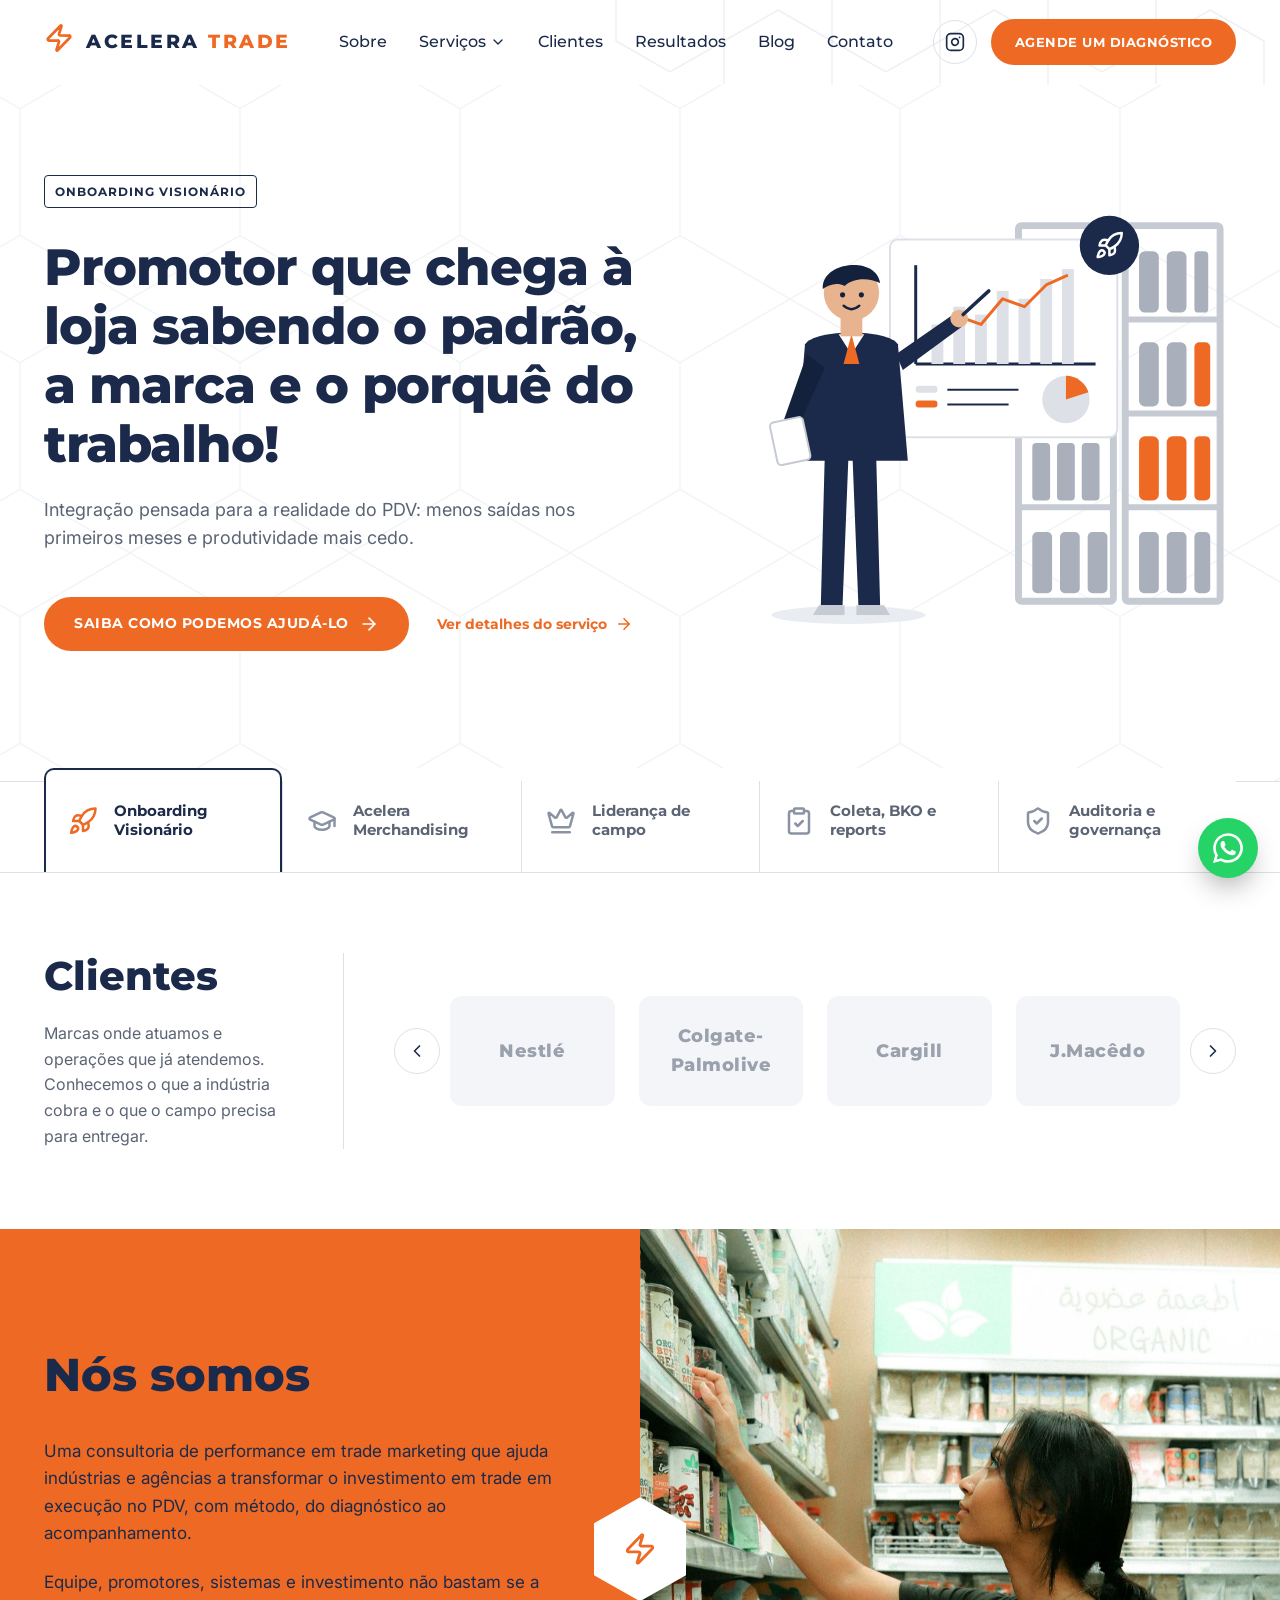
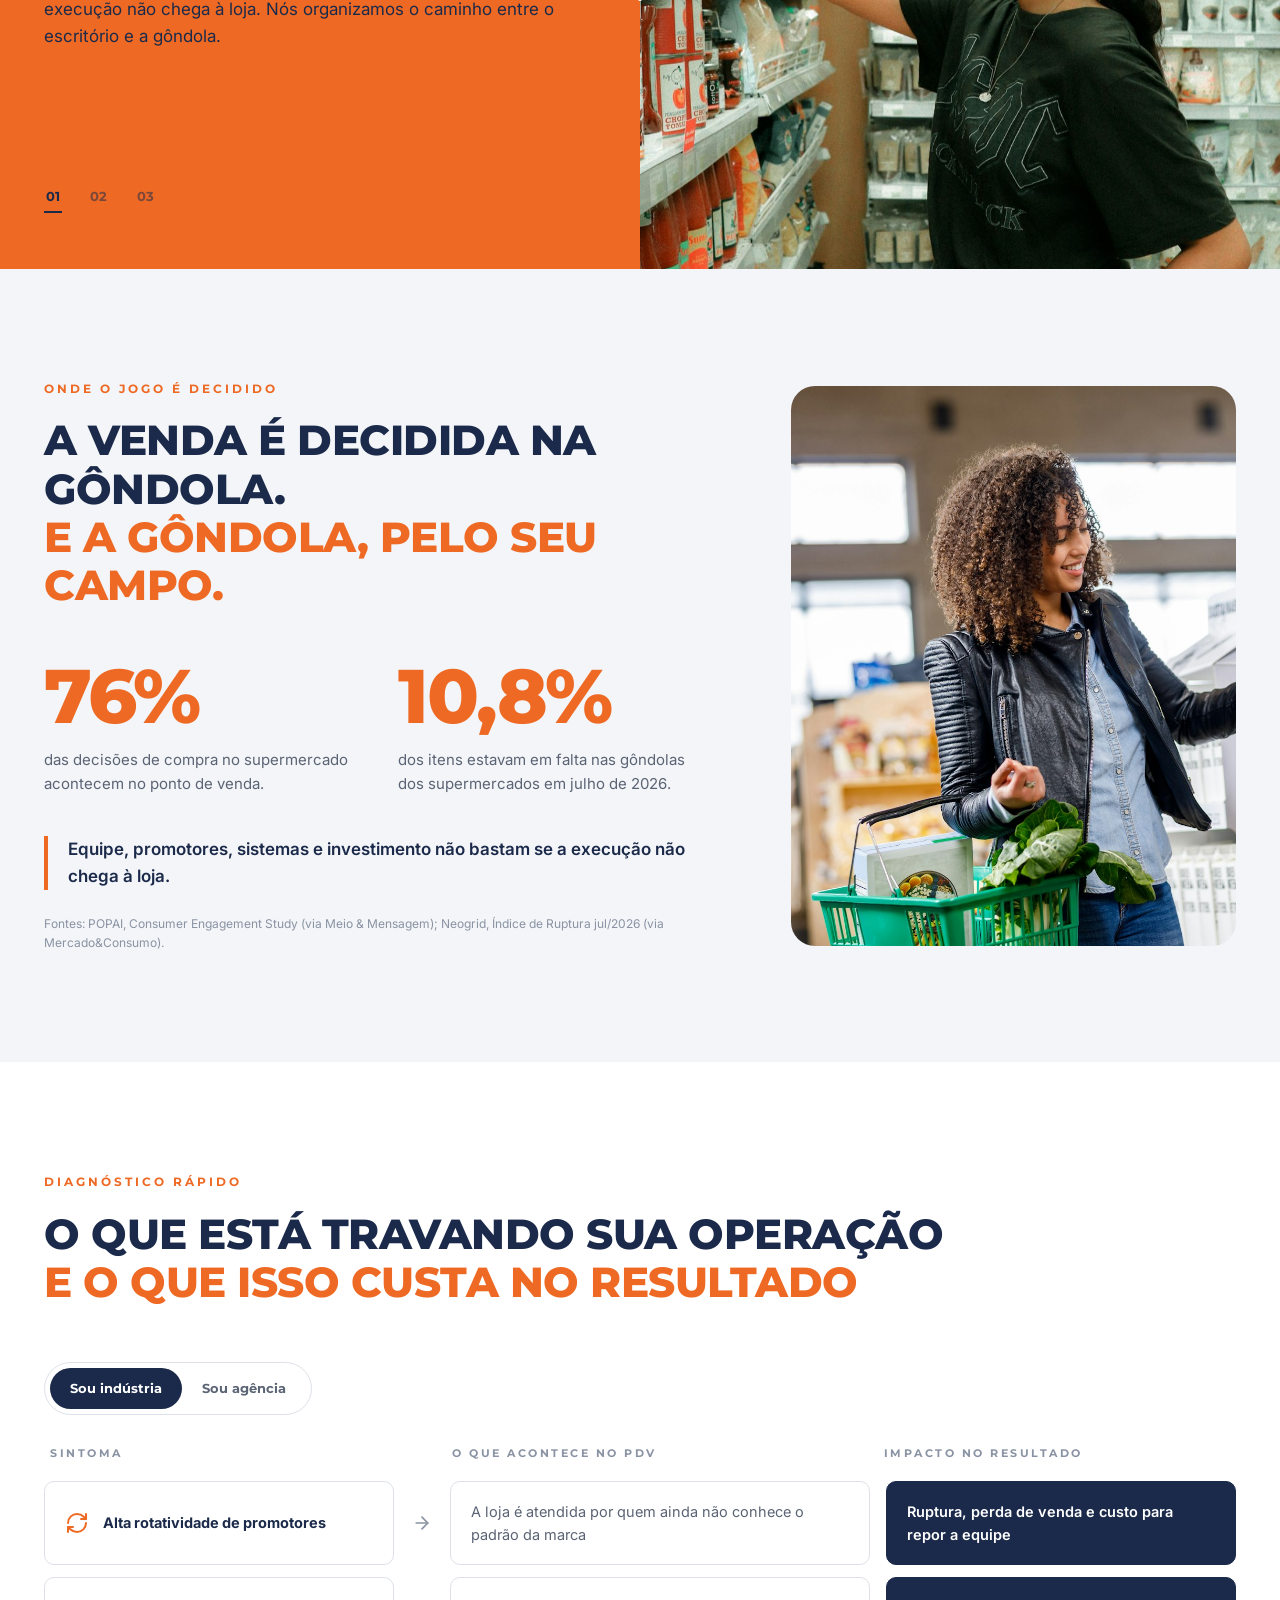
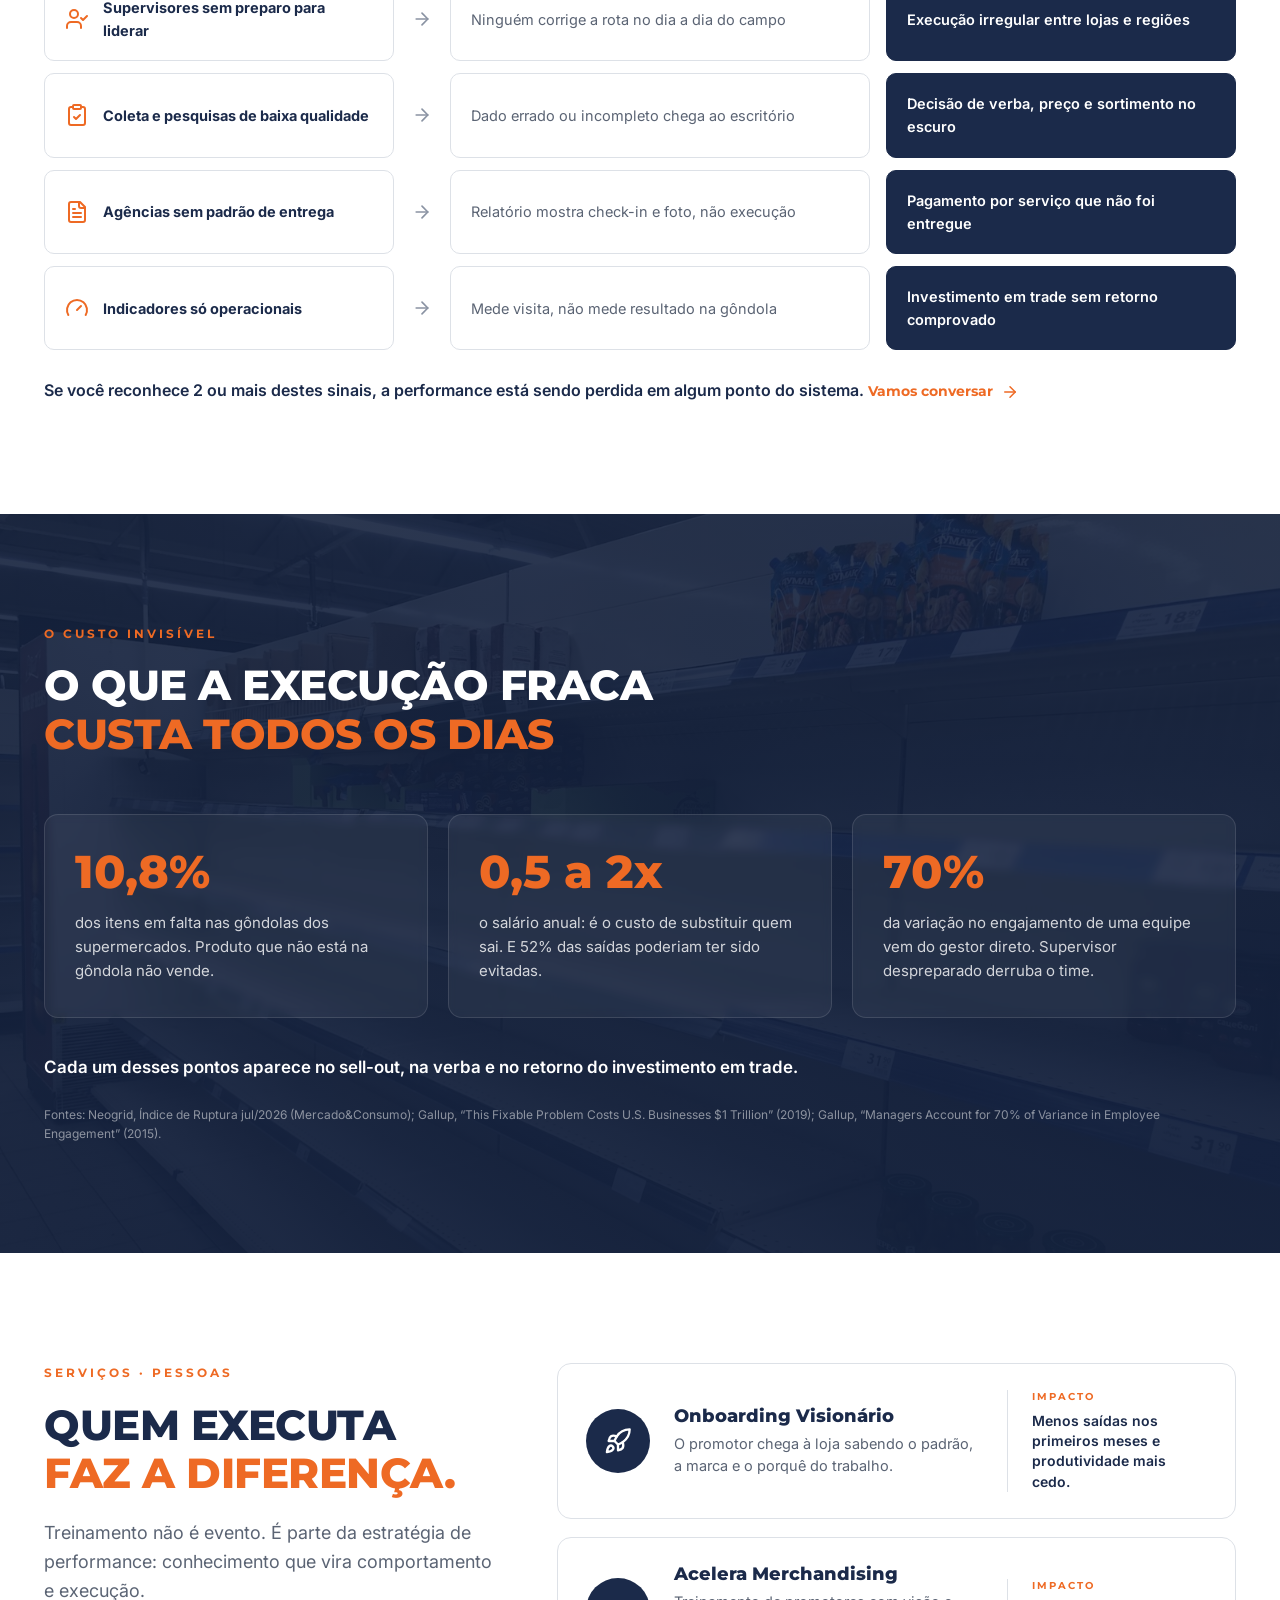
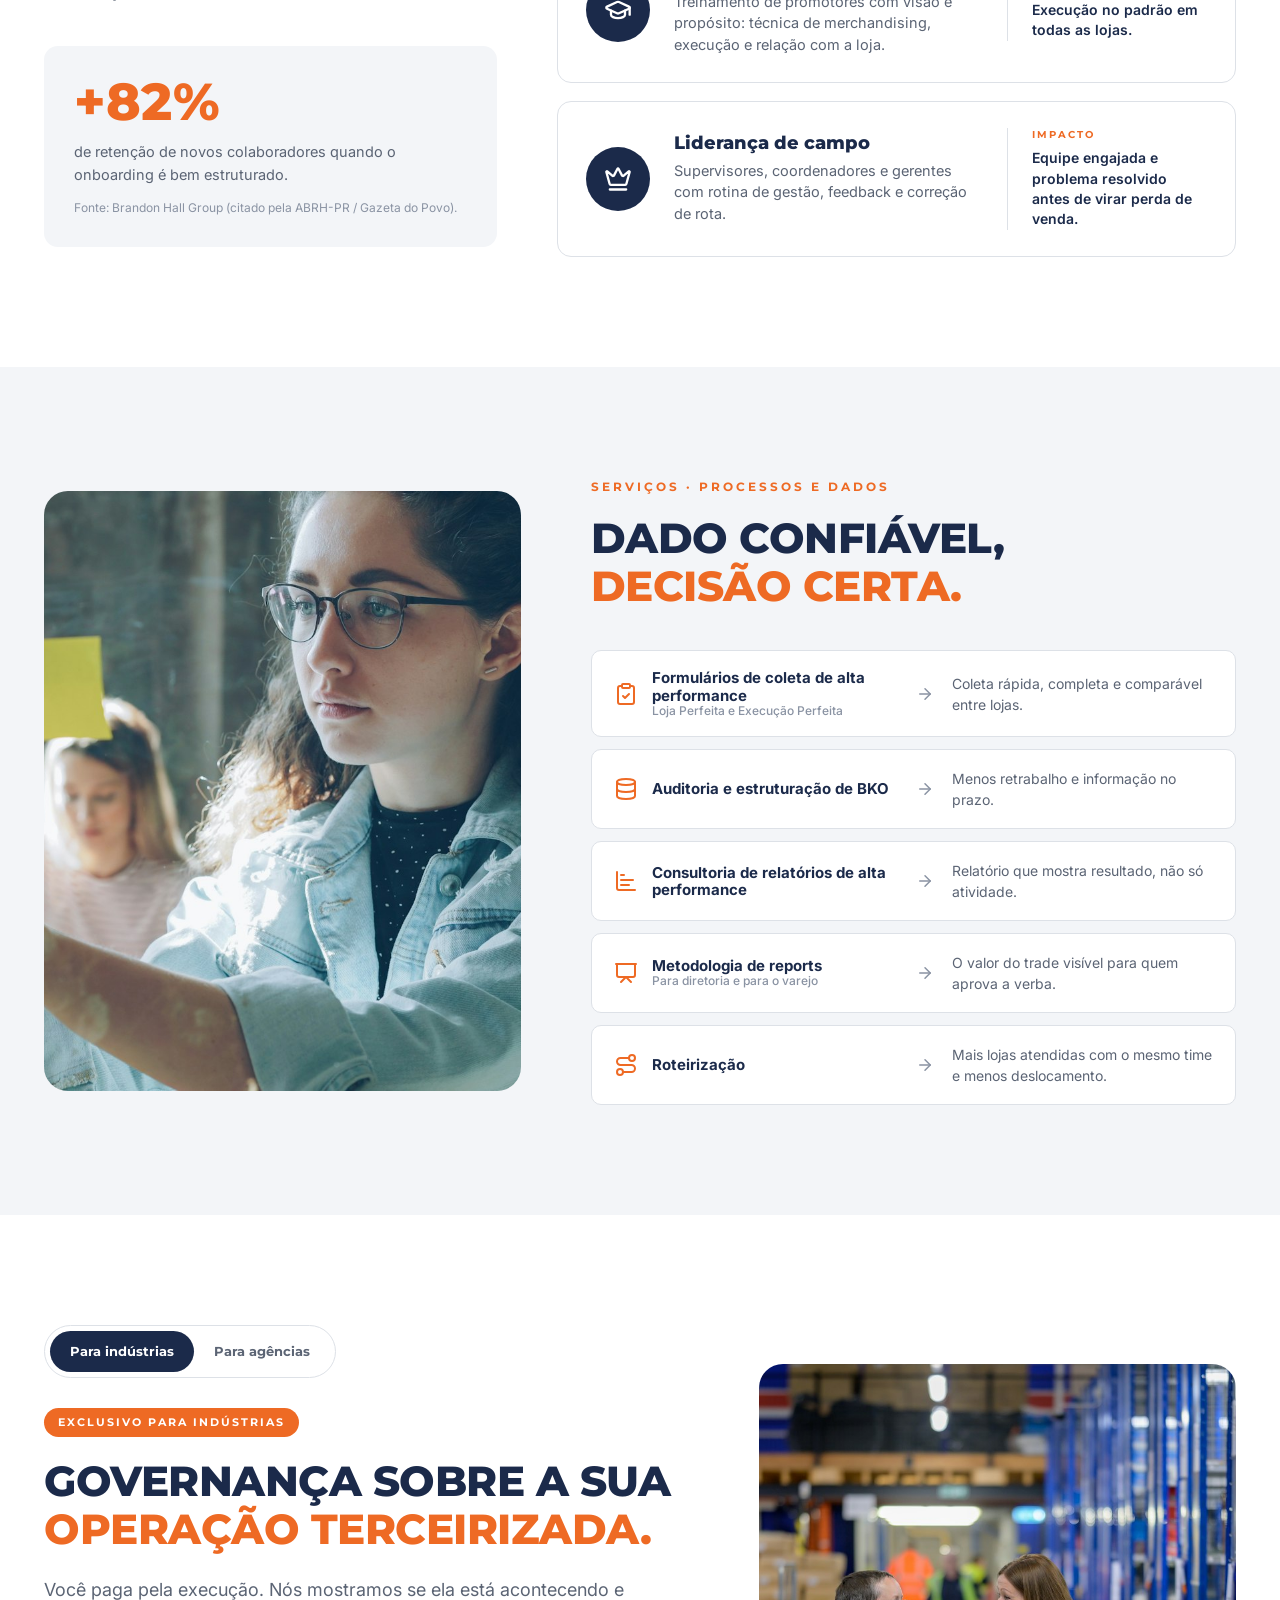
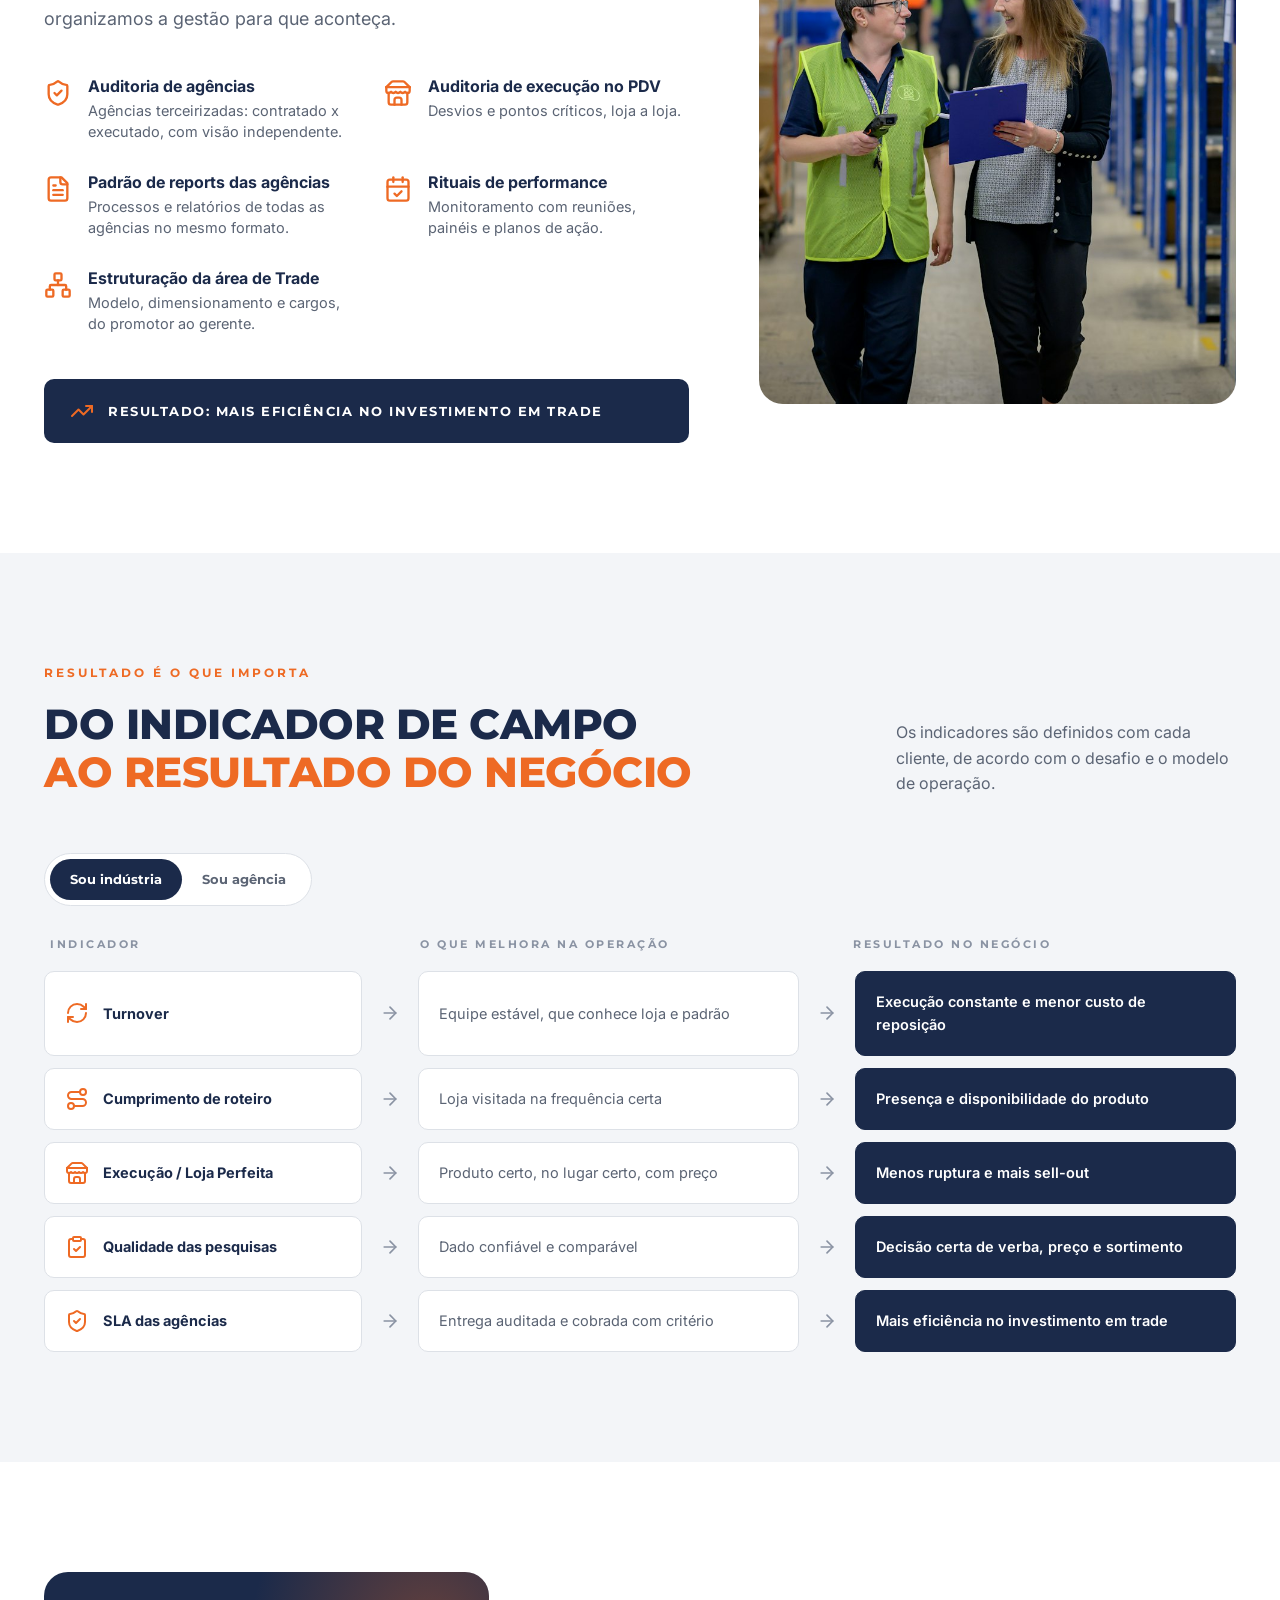
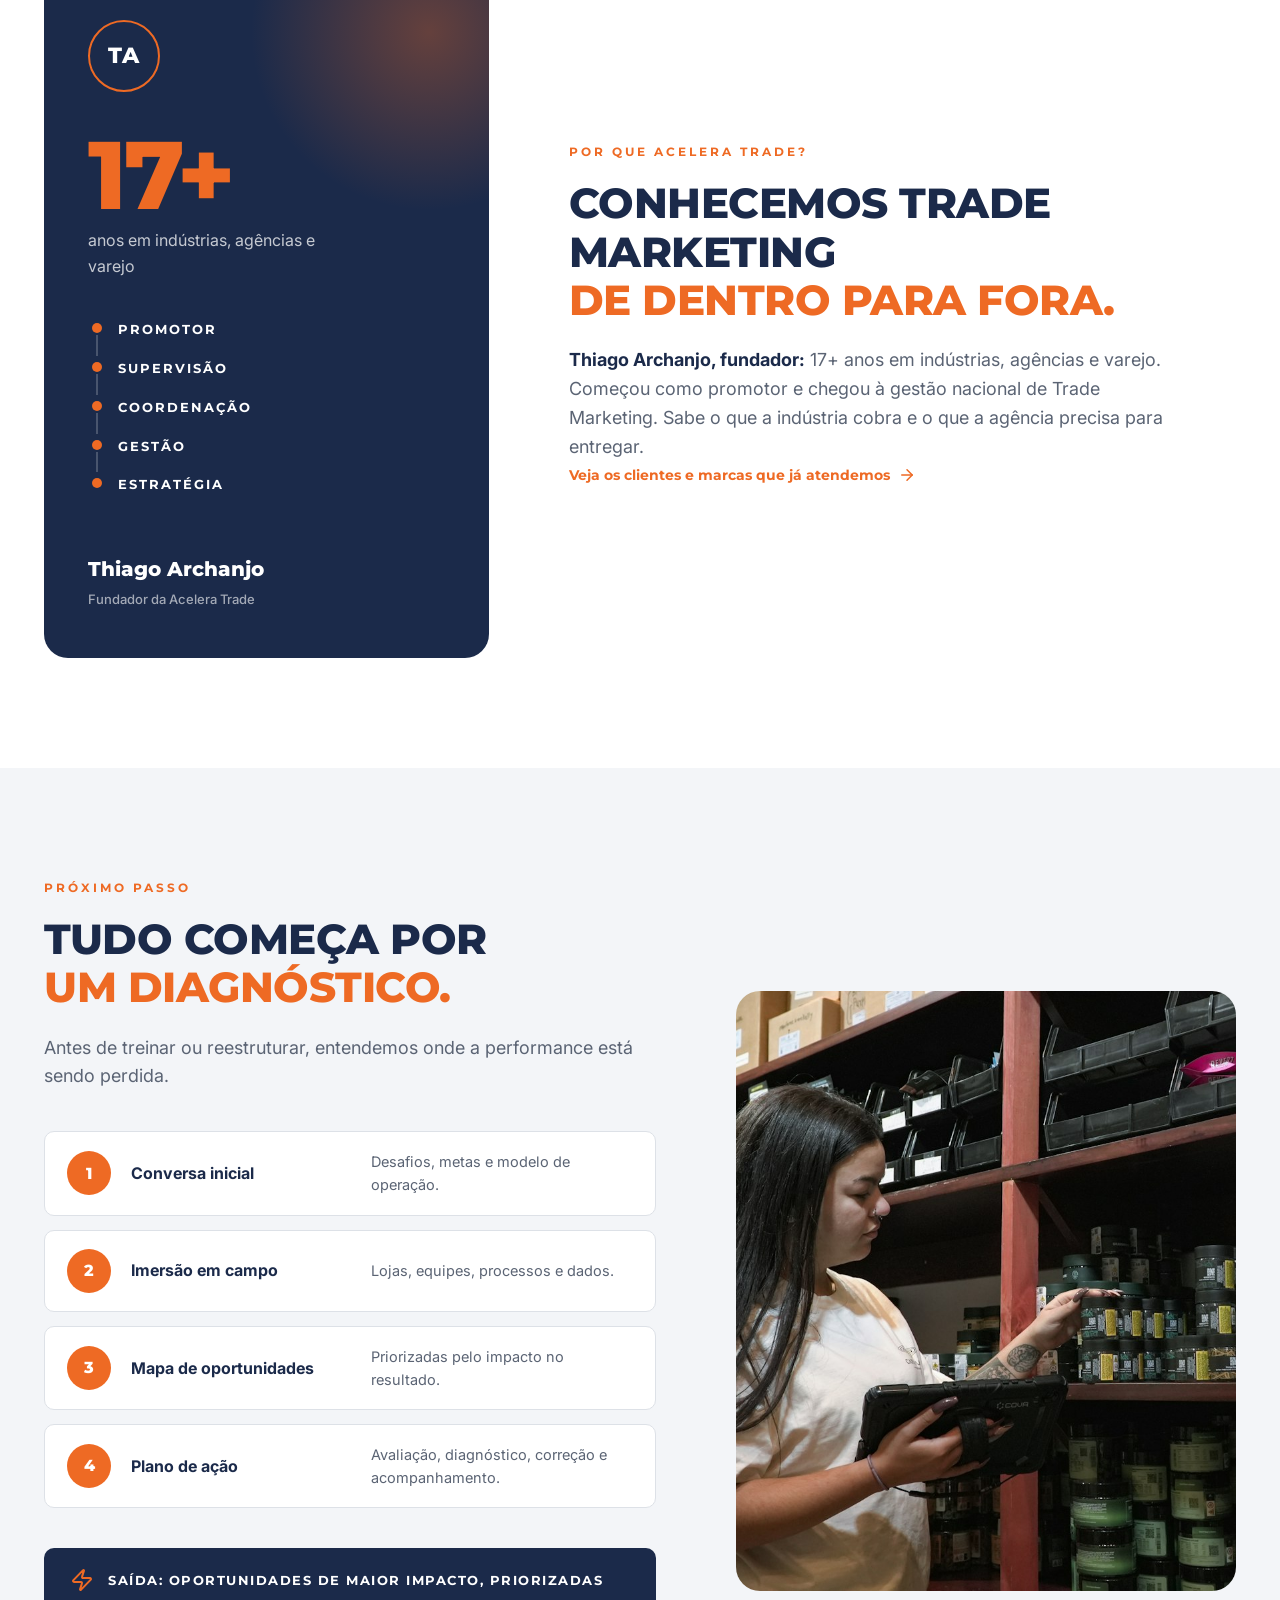
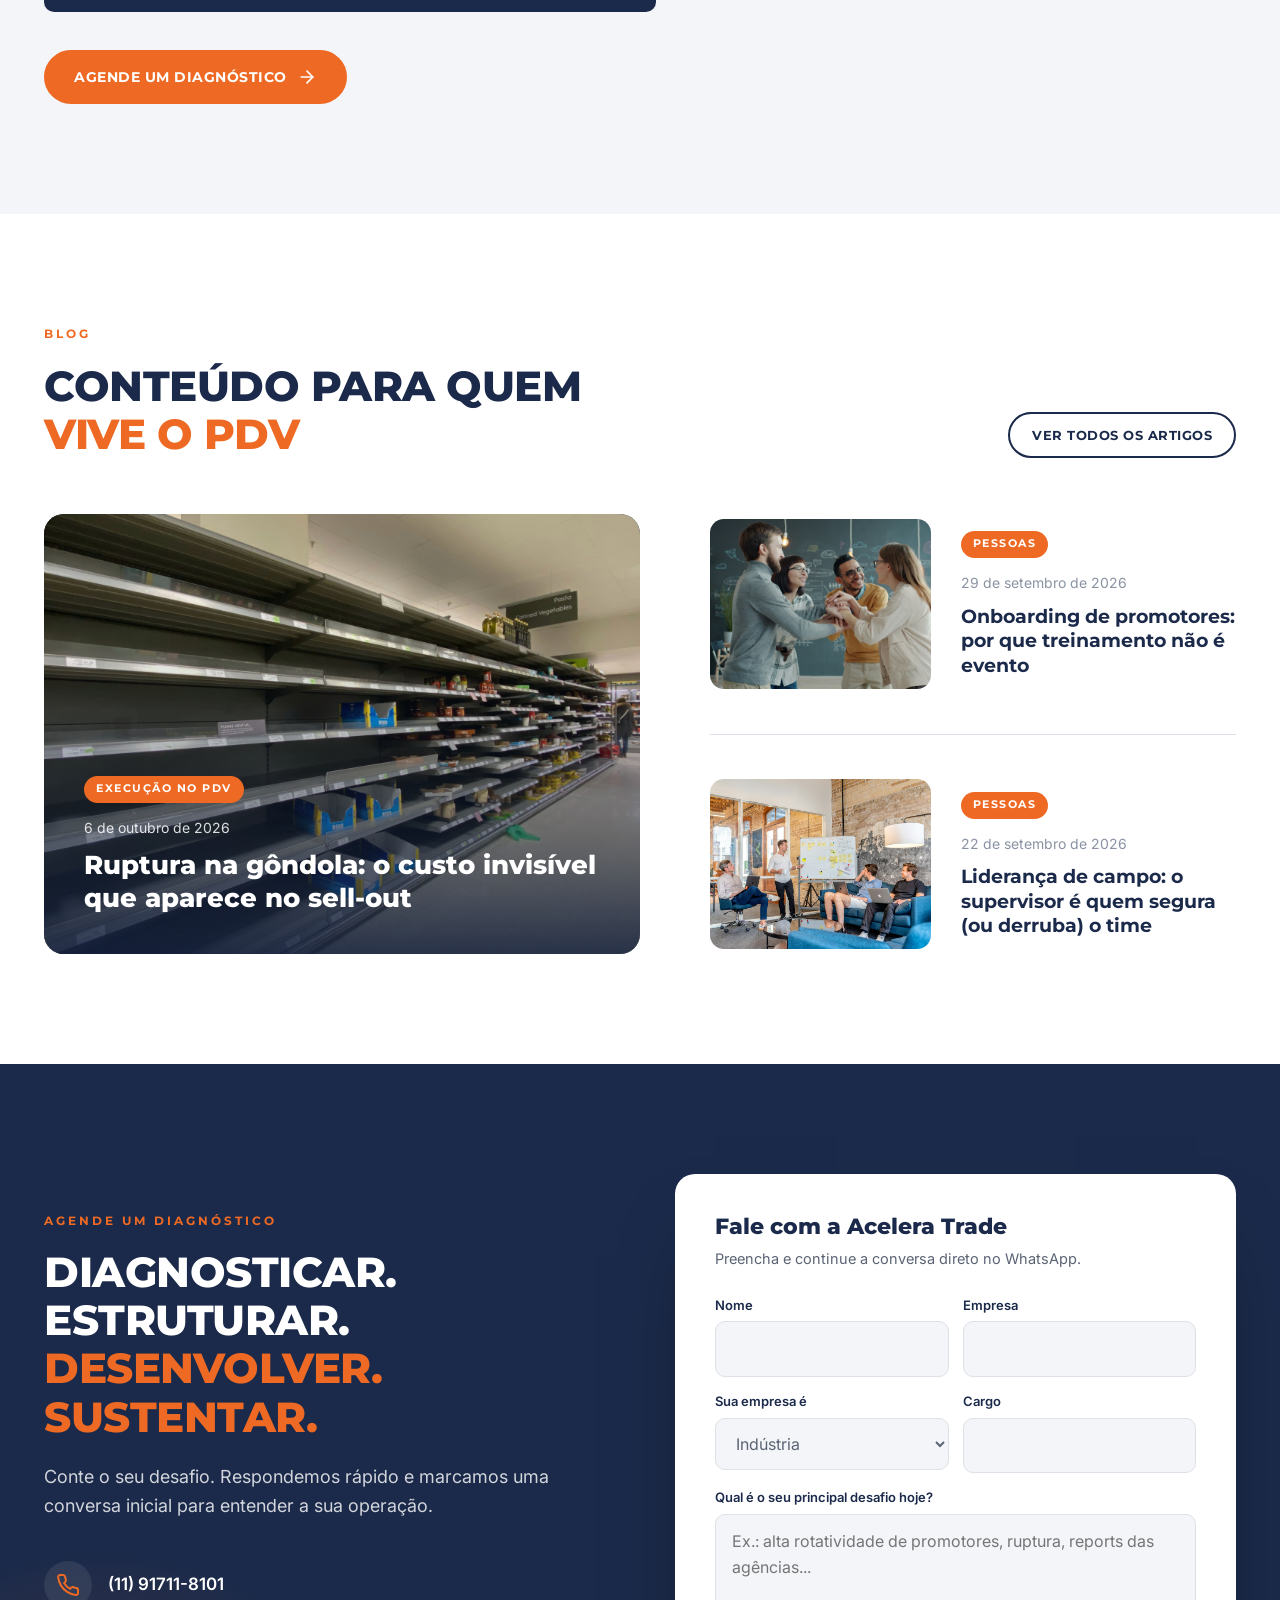
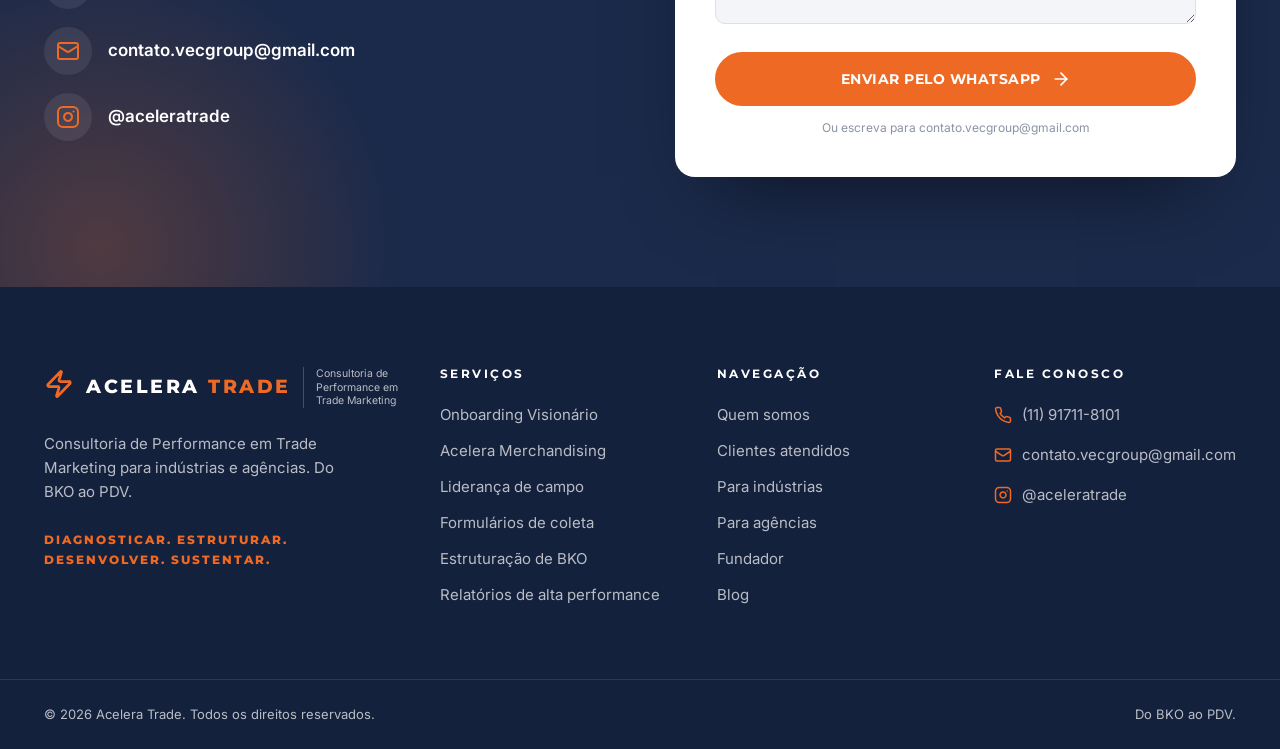
<file: index.html>
<!DOCTYPE html>
<html lang="pt-BR">
<head>
  <meta charset="UTF-8">
  <meta name="viewport" content="width=device-width, initial-scale=1.0">
  <title>Acelera Trade | Consultoria de Performance em Trade Marketing</title>
  <meta name="description" content="Consultoria de Performance em Trade Marketing para indústrias e agências. Diagnosticar, estruturar, desenvolver e sustentar a execução no PDV. Do BKO ao PDV.">
  <meta property="og:title" content="Acelera Trade | Consultoria de Performance em Trade Marketing">
  <meta property="og:description" content="Trade marketing eficiente, mensurável e orientado a resultado. Do BKO ao PDV.">
  <meta property="og:image" content="img/repositor-gondola.jpg">
  <link rel="icon" href="favicon.svg" type="image/svg+xml">
  <link rel="preconnect" href="https://fonts.googleapis.com">
  <link rel="preconnect" href="https://fonts.gstatic.com" crossorigin>
  <link href="https://fonts.googleapis.com/css2?family=Montserrat:wght@600;700;800&family=Inter:wght@400;500;600;700&display=swap" rel="stylesheet">
  <link rel="stylesheet" href="css/style.css">
</head>
<body data-page="home">
  <div id="site-header"></div>

  <main>
    <!-- HERO: muda conforme o serviço escolhido nas abas -->
    <section class="hero2" id="servicos">
      <div class="wrap hero2-content">
        <div class="hero2-text">
          <span class="tag-outline" id="hero-tag"></span>
          <h1 id="hero-title"></h1>
          <p class="lead" id="hero-text"></p>
          <div class="hero-actions">
            <a class="btn" id="hero-cta" target="_blank" rel="noopener">Saiba como podemos ajudá-lo <i data-icon="arrow"></i></a>
            <a class="link-arrow" id="hero-more">Ver detalhes do serviço <i data-icon="arrow"></i></a>
          </div>
        </div>
        <div class="hero2-art" aria-hidden="true">
          <svg viewBox="0 0 520 440">
            <!-- gôndolas -->
            <g fill="none" stroke="#c5cad3" stroke-width="7">
              <rect x="300" y="30" width="96" height="380" rx="3"/>
              <rect x="408" y="30" width="96" height="380" rx="3"/>
            </g>
            <g stroke="#c5cad3" stroke-width="6">
              <line x1="300" y1="125" x2="396" y2="125"/><line x1="300" y1="220" x2="396" y2="220"/><line x1="300" y1="315" x2="396" y2="315"/>
              <line x1="408" y1="125" x2="504" y2="125"/><line x1="408" y1="220" x2="504" y2="220"/><line x1="408" y1="315" x2="504" y2="315"/>
            </g>
            <g fill="#a9b0bc">
              <rect x="314" y="66" width="18" height="52" rx="4"/><rect x="339" y="66" width="18" height="52" rx="4"/><rect x="364" y="66" width="18" height="52" rx="4"/>
              <rect x="422" y="56" width="20" height="62" rx="6"/><rect x="450" y="56" width="20" height="62" rx="6"/><rect x="478" y="56" width="14" height="62" rx="4"/>
              <rect x="314" y="250" width="18" height="58" rx="4"/><rect x="339" y="250" width="18" height="58" rx="4"/><rect x="364" y="250" width="18" height="58" rx="4"/>
              <rect x="422" y="148" width="20" height="65" rx="6"/><rect x="450" y="148" width="20" height="65" rx="6"/>
              <rect x="314" y="340" width="20" height="62" rx="5"/><rect x="342" y="340" width="20" height="62" rx="5"/><rect x="370" y="340" width="20" height="62" rx="5"/>
              <rect x="422" y="340" width="20" height="62" rx="5"/><rect x="450" y="340" width="20" height="62" rx="5"/><rect x="478" y="340" width="16" height="62" rx="5"/>
            </g>
            <g fill="#ee6a24"><rect x="478" y="148" width="16" height="65" rx="5"/><rect x="422" y="243" width="20" height="65" rx="6"/><rect x="450" y="243" width="20" height="65" rx="6"/><rect x="478" y="243" width="16" height="65" rx="5"/></g>
            <!-- quadro com gráfico -->
            <rect x="170" y="44" width="230" height="200" rx="8" fill="#fff" stroke="#dde1e7" stroke-width="2"/>
            <line x1="196" y1="70" x2="196" y2="170" stroke="#1b2a4a" stroke-width="3"/>
            <line x1="196" y1="170" x2="378" y2="170" stroke="#1b2a4a" stroke-width="3"/>
            <g fill="#dde1e7"><rect x="212" y="130" width="12" height="40"/><rect x="234" y="112" width="12" height="58"/><rect x="256" y="120" width="12" height="50"/><rect x="278" y="96" width="12" height="74"/><rect x="300" y="104" width="12" height="66"/><rect x="322" y="84" width="12" height="86"/><rect x="344" y="74" width="12" height="96"/></g>
            <polyline points="218,140 240,122 262,130 284,104 306,112 328,90 350,80" fill="none" stroke="#ee6a24" stroke-width="3" stroke-linejoin="round"/>
            <rect x="196" y="192" width="22" height="7" rx="3" fill="#dde1e7"/><rect x="196" y="207" width="22" height="7" rx="3" fill="#ee6a24"/>
            <line x1="228" y1="196" x2="300" y2="196" stroke="#1b2a4a" stroke-width="2"/><line x1="228" y1="211" x2="290" y2="211" stroke="#1b2a4a" stroke-width="2"/>
            <circle cx="348" cy="206" r="24" fill="#dde1e7"/><path d="M348 206V182a24 24 0 0 1 22.8 16.6z" fill="#ee6a24"/>
            <!-- selo do serviço -->
            <circle cx="392" cy="50" r="30" fill="#1b2a4a"/>
            <g id="hero-badge" transform="translate(377 35) scale(1.25)" fill="none" stroke="#fff" stroke-width="2" stroke-linecap="round" stroke-linejoin="round"></g>
            <!-- pessoa (promotor de polo) -->
            <ellipse cx="128" cy="424" rx="78" ry="9" fill="#e9ecf1"/>
            <path d="M104 262h24l-6 152h-22zM132 262h24l4 152h-22z" fill="#1b2a4a"/>
            <path d="M92 424h32v-10H98zM136 424h34l-6-10h-28z" fill="#c5cad3"/>
            <path d="M84 150c10-16 84-16 94 0l10 118H74z" fill="#1b2a4a"/>
            <path d="M118 140h26l-13 20z" fill="#fff"/>
            <path d="M131 140l-8 30h16z" fill="#ee6a24"/>
            <path d="M176 160l58-40 9 12-60 44z" fill="#1b2a4a"/>
            <circle cx="240" cy="124" r="9" fill="#e8b48f"/>
            <line x1="244" y1="120" x2="270" y2="96" stroke="#1b2a4a" stroke-width="3.5" stroke-linecap="round"/>
            <path d="M86 160l-26 74 14 6 30-66z" fill="#14213d"/>
            <rect x="52" y="226" width="34" height="44" rx="4" fill="#fff" stroke="#c5cad3" stroke-width="2" transform="rotate(-12 69 248)"/>
            <rect x="120" y="120" width="22" height="22" fill="#e8b48f"/>
            <circle cx="131" cy="98" r="28" fill="#e8b48f"/>
            <path d="M102 94c-2-28 54-34 58-6-12-6-28-5-36 3-8-4-16-1-22 3z" fill="#14213d"/>
            <circle cx="122" cy="100" r="2.6" fill="#14213d"/><circle cx="141" cy="100" r="2.6" fill="#14213d"/>
            <path d="M123 111q8 7 16 0" fill="none" stroke="#14213d" stroke-width="2.4" stroke-linecap="round"/>
          </svg>
        </div>
      </div>
    </section>

    <!-- ABAS DE SERVIÇOS -->
    <nav class="service-tabs" aria-label="Serviços">
      <ul class="wrap" id="tabs" role="tablist"></ul>
    </nav>

    <!-- CLIENTES -->
    <section class="clients" id="clientes">
      <div class="wrap clients-content">
        <div class="clients-intro">
          <h2>Clientes</h2>
          <p>Marcas onde atuamos e operações que já atendemos. Conhecemos o que a indústria cobra e o que o campo precisa para entregar.</p>
        </div>
        <div class="clients-carousel">
          <div class="clients-track" id="clients-track"></div>
          <button class="carousel-btn carousel-btn--prev" id="clients-prev" aria-label="Clientes anteriores"><i data-icon="chevronLeft"></i></button>
          <button class="carousel-btn" id="clients-next" aria-label="Próximos clientes"><i data-icon="chevronRight"></i></button>
        </div>
      </div>
    </section>

    <!-- NÓS SOMOS -->
    <section class="somos2" id="quem-somos">
      <div class="somos2-text">
        <h2>Nós somos</h2>
        <div class="somos2-slide active">
          <p>Uma consultoria de performance em trade marketing que ajuda indústrias e agências a transformar o investimento em trade em execução no PDV, com método, do diagnóstico ao acompanhamento.</p>
          <p>Equipe, promotores, sistemas e investimento não bastam se a execução não chega à loja. Nós organizamos o caminho entre o escritório e a gôndola.</p>
        </div>
        <div class="somos2-slide">
          <p><strong>Nosso método:</strong> Diagnosticar onde a performance está sendo perdida, estruturar processos, papéis, formulários e rotas, desenvolver pessoas do promotor ao gerente e sustentar com indicadores, rituais e planos de ação.</p>
          <p>Criamos do zero ou reorganizamos o que já existe.</p>
        </div>
        <div class="somos2-slide">
          <p>Conhecemos trade marketing de dentro para fora: nosso fundador começou como promotor e chegou à gestão nacional de Trade Marketing, com mais de 17 anos em indústrias, agências e varejo.</p>
          <p>Sabemos o que a indústria cobra e o que a agência precisa para entregar.</p>
        </div>
        <div class="somos2-dots" id="somos-dots"><button class="active" aria-label="Quem somos">01</button><button aria-label="Nosso método">02</button><button aria-label="Por que a Acelera Trade">03</button></div>
        <div class="somos2-badge" aria-hidden="true"><i data-icon="zap"></i></div>
      </div>
      <div class="somos2-media"><img src="img/repositor-gondola.jpg" alt="Promotora de camiseta repondo produtos na gôndola"></div>
    </section>
    <!-- ONDE O JOGO É DECIDIDO -->
    <section class="section section--light">
      <div class="wrap decided">
        <div class="reveal">
          <span class="eyebrow">Onde o jogo é decidido</span>
          <h2 class="title">A venda é decidida na gôndola. <em>E a gôndola, pelo seu campo.</em></h2>
          <div class="big-stats">
            <div><strong>76%</strong><p>das decisões de compra no supermercado acontecem no ponto de venda.</p></div>
            <div><strong>10,8%</strong><p>dos itens estavam em falta nas gôndolas dos supermercados em julho de 2026.</p></div>
          </div>
          <p class="decided-note">Equipe, promotores, sistemas e investimento não bastam se a execução não chega à loja.</p>
          <span class="source">Fontes: POPAI, Consumer Engagement Study (via Meio &amp; Mensagem); Neogrid, Índice de Ruptura jul/2026 (via Mercado&amp;Consumo).</span>
        </div>
        <div class="reveal"><img src="img/shopper-cesta.jpg" alt="Consumidora escolhendo produtos na gôndola" style="object-position:38% center"></div>
      </div>
    </section>

    <!-- DIAGNÓSTICO RÁPIDO -->
    <section class="section" id="diagnostico">
      <div class="wrap">
        <div class="section-head reveal">
          <span class="eyebrow">Diagnóstico rápido</span>
          <h2 class="title">O que está travando sua operação <em>e o que isso custa no resultado</em></h2>
        </div>
        <div class="switch" role="tablist" aria-label="Escolha o seu perfil">
          <button data-set-aud="industrias">Sou indústria</button>
          <button data-set-aud="agencias">Sou agência</button>
        </div>
        <div class="table reveal">
          <div class="table-head"><span>Sintoma</span><span></span><span>O que acontece no PDV</span><span>Impacto no resultado</span></div>

          <div class="table-row"><div class="cell cell--title"><i data-icon="refresh"></i>Alta rotatividade de promotores</div><div class="cell--arrow"><i data-icon="arrow"></i></div>
            <div class="cell" data-aud="industria">A loja é atendida por quem ainda não conhece o padrão da marca</div><div class="cell cell--dark" data-aud="industria">Ruptura, perda de venda e custo para repor a equipe</div>
            <div class="cell" data-aud="agencia">Promotor novo toda semana, sem integração</div><div class="cell cell--dark" data-aud="agencia">Custo de admissão e treino repetido, margem menor</div></div>

          <div class="table-row"><div class="cell cell--title"><i data-icon="userCheck"></i>Supervisores sem preparo para liderar</div><div class="cell--arrow"><i data-icon="arrow"></i></div>
            <div class="cell" data-aud="industria">Ninguém corrige a rota no dia a dia do campo</div><div class="cell cell--dark" data-aud="industria">Execução irregular entre lojas e regiões</div>
            <div class="cell" data-aud="agencia">O problema chega ao cliente antes de chegar a você</div><div class="cell cell--dark" data-aud="agencia">SLA descumprido e desgaste na conta</div></div>

          <div class="table-row" data-aud="industria"><div class="cell cell--title"><i data-icon="clipboard"></i>Coleta e pesquisas de baixa qualidade</div><div class="cell--arrow"><i data-icon="arrow"></i></div>
            <div class="cell">Dado errado ou incompleto chega ao escritório</div><div class="cell cell--dark">Decisão de verba, preço e sortimento no escuro</div></div>
          <div class="table-row" data-aud="agencia"><div class="cell cell--title"><i data-icon="database"></i>Coleta fraca e BKO sobrecarregado</div><div class="cell--arrow"><i data-icon="arrow"></i></div>
            <div class="cell">Relatório atrasado, incompleto e com retrabalho</div><div class="cell cell--dark">Cliente questiona a entrega e glosa</div></div>

          <div class="table-row" data-aud="industria"><div class="cell cell--title"><i data-icon="file"></i>Agências sem padrão de entrega</div><div class="cell--arrow"><i data-icon="arrow"></i></div>
            <div class="cell">Relatório mostra check-in e foto, não execução</div><div class="cell cell--dark">Pagamento por serviço que não foi entregue</div></div>
          <div class="table-row" data-aud="agencia"><div class="cell cell--title"><i data-icon="report"></i>Reports que não mostram valor</div><div class="cell--arrow"><i data-icon="arrow"></i></div>
            <div class="cell">O cliente enxerga custo, não resultado</div><div class="cell cell--dark">Contrato disputado só por preço</div></div>

          <div class="table-row" data-aud="industria"><div class="cell cell--title"><i data-icon="gauge"></i>Indicadores só operacionais</div><div class="cell--arrow"><i data-icon="arrow"></i></div>
            <div class="cell">Mede visita, não mede resultado na gôndola</div><div class="cell cell--dark">Investimento em trade sem retorno comprovado</div></div>
          <div class="table-row" data-aud="agencia"><div class="cell cell--title"><i data-icon="route"></i>Roteiros mal dimensionados</div><div class="cell--arrow"><i data-icon="arrow"></i></div>
            <div class="cell">Deslocamento demais e loja de menos</div><div class="cell cell--dark">Custo operacional alto e loja sem visita</div></div>
        </div>
        <p class="table-foot">Se você reconhece 2 ou mais destes sinais, a performance está sendo perdida em algum ponto do sistema. <a data-whats="Olá! Reconheci alguns sinais do diagnóstico rápido e quero conversar com a Acelera Trade." class="link-arrow">Vamos conversar <i data-icon="arrow"></i></a></p>
      </div>
    </section>

    <!-- CUSTO INVISÍVEL -->
    <section class="section cost">
      <div class="wrap">
        <div class="section-head reveal">
          <span class="eyebrow">O custo invisível</span>
          <h2 class="title">O que a execução fraca <em>custa todos os dias</em></h2>
        </div>
        <div class="cost-grid reveal">
          <div class="cost-card"><strong>10,8%</strong><p>dos itens em falta nas gôndolas dos supermercados. Produto que não está na gôndola não vende.</p></div>
          <div class="cost-card"><strong>0,5 a 2x</strong><p>o salário anual: é o custo de substituir quem sai. E 52% das saídas poderiam ter sido evitadas.</p></div>
          <div class="cost-card"><strong>70%</strong><p>da variação no engajamento de uma equipe vem do gestor direto. Supervisor despreparado derruba o time.</p></div>
        </div>
        <p class="cost-foot">
          <span data-aud="industria">Cada um desses pontos aparece no sell-out, na verba e no retorno do investimento em trade.</span>
          <span data-aud="agencia">Cada um desses pontos aparece na margem, no SLA e na renovação do contrato.</span>
        </p>
        <span class="source">Fontes: Neogrid, Índice de Ruptura jul/2026 (Mercado&amp;Consumo); Gallup, “This Fixable Problem Costs U.S. Businesses $1 Trillion” (2019); Gallup, “Managers Account for 70% of Variance in Employee Engagement” (2015).</span>
      </div>
    </section>

    <!-- SERVIÇOS · PESSOAS -->
    <section class="section" id="pessoas">
      <div class="wrap services-people">
        <div class="reveal">
          <span class="eyebrow">Serviços · Pessoas</span>
          <h2 class="title">Quem executa <em>faz a diferença.</em></h2>
          <p class="lead">Treinamento não é evento. É parte da estratégia de performance: conhecimento que vira comportamento e execução.</p>
          <div class="stat-box">
            <strong>+82%</strong>
            <p>de retenção de novos colaboradores quando o onboarding é bem estruturado.</p>
            <span class="source" style="margin-top:12px">Fonte: Brandon Hall Group (citado pela ABRH-PR / Gazeta do Povo).</span>
          </div>
        </div>
        <div class="service-list reveal">
          <article class="service-card">
            <div class="service-card__icon"><i data-icon="rocket"></i></div>
            <div><h3>Onboarding Visionário</h3><p>O promotor chega à loja sabendo o padrão, a marca e o porquê do trabalho.</p></div>
            <div class="service-card__impact"><small>IMPACTO</small>Menos saídas nos primeiros meses e produtividade mais cedo.</div>
          </article>
          <article class="service-card">
            <div class="service-card__icon"><i data-icon="cap"></i></div>
            <div><h3>Acelera Merchandising</h3><p>Treinamento de promotores com visão e propósito: técnica de merchandising, execução e relação com a loja.</p></div>
            <div class="service-card__impact"><small>IMPACTO</small>Execução no padrão em todas as lojas.</div>
          </article>
          <article class="service-card">
            <div class="service-card__icon"><i data-icon="crown"></i></div>
            <div><h3>Liderança de campo</h3><p>Supervisores, coordenadores e gerentes com rotina de gestão, feedback e correção de rota.</p></div>
            <div class="service-card__impact"><small>IMPACTO</small>
              <span data-aud="industria">Equipe engajada e problema resolvido antes de virar perda de venda.</span>
              <span data-aud="agencia">Equipe engajada e problema resolvido antes de chegar ao cliente.</span>
            </div>
          </article>
        </div>
      </div>
    </section>

    <!-- SERVIÇOS · PROCESSOS E DADOS -->
    <section class="section section--light" id="processos">
      <div class="wrap services-data">
        <div class="media reveal"><img src="img/planejamento.jpg" alt="Consultora organizando o processo em notas adesivas" style="object-position:62% center"></div>
        <div class="reveal">
          <span class="eyebrow">Serviços · Processos e dados</span>
          <h2 class="title">Dado confiável, <em>decisão certa.</em></h2>
          <div class="data-list">
            <div class="data-row"><h4><i data-icon="clipboard"></i><span>Formulários de coleta de alta performance<small>Loja Perfeita e Execução Perfeita</small></span></h4><i data-icon="arrow"></i><p>Coleta rápida, completa e comparável entre lojas.</p></div>
            <div class="data-row" data-aud="industria"><h4><i data-icon="database"></i>Auditoria e estruturação de BKO</h4><i data-icon="arrow"></i><p>Menos retrabalho e informação no prazo.</p></div>
            <div class="data-row" data-aud="agencia"><h4><i data-icon="database"></i>Estruturação de BKO</h4><i data-icon="arrow"></i><p>Menos retrabalho e relatório no prazo.</p></div>
            <div class="data-row"><h4><i data-icon="report"></i>Consultoria de relatórios de alta performance</h4><i data-icon="arrow"></i><p>Relatório que mostra resultado, não só atividade.</p></div>
            <div class="data-row" data-aud="industria"><h4><i data-icon="presentation"></i><span>Metodologia de reports<small>Para diretoria e para o varejo</small></span></h4><i data-icon="arrow"></i><p>O valor do trade visível para quem aprova a verba.</p></div>
            <div class="data-row" data-aud="agencia"><h4><i data-icon="presentation"></i>Metodologia de reports a clientes</h4><i data-icon="arrow"></i><p>Seu cliente enxerga o valor da entrega.</p></div>
            <div class="data-row"><h4><i data-icon="route"></i>Roteirização</h4><i data-icon="arrow"></i><p>Mais lojas atendidas com o mesmo time e menos deslocamento.</p></div>
          </div>
        </div>
      </div>
    </section>

    <!-- POR PÚBLICO -->
    <section class="section" id="publico">
      <div class="wrap gov">
        <div class="reveal">
          <div class="switch" role="tablist" aria-label="Escolha o seu perfil">
            <button data-set-aud="industrias">Para indústrias</button>
            <button data-set-aud="agencias">Para agências</button>
          </div>

          <div data-aud="industria">
            <span class="tag-orange">Exclusivo para indústrias</span>
            <h2 class="title">Governança sobre a sua <em>operação terceirizada.</em></h2>
            <p class="lead">Você paga pela execução. Nós mostramos se ela está acontecendo e organizamos a gestão para que aconteça.</p>
            <div class="gov-grid">
              <div class="gov-item"><i data-icon="shield"></i><div><h4>Auditoria de agências</h4><p>Agências terceirizadas: contratado x executado, com visão independente.</p></div></div>
              <div class="gov-item"><i data-icon="store"></i><div><h4>Auditoria de execução no PDV</h4><p>Desvios e pontos críticos, loja a loja.</p></div></div>
              <div class="gov-item"><i data-icon="file"></i><div><h4>Padrão de reports das agências</h4><p>Processos e relatórios de todas as agências no mesmo formato.</p></div></div>
              <div class="gov-item"><i data-icon="calendar"></i><div><h4>Rituais de performance</h4><p>Monitoramento com reuniões, painéis e planos de ação.</p></div></div>
              <div class="gov-item"><i data-icon="network"></i><div><h4>Estruturação da área de Trade</h4><p>Modelo, dimensionamento e cargos, do promotor ao gerente.</p></div></div>
            </div>
            <div class="banner"><i data-icon="trending"></i> Resultado: mais eficiência no investimento em trade</div>
          </div>

          <div data-aud="agencia">
            <span class="tag-orange">Para agências</span>
            <h2 class="title">Sua agência pronta para <em>qualquer auditoria do cliente.</em></h2>
            <p class="lead">Quem contrata agência quer entrega comprovada. Preparamos sua operação para mostrar resultado antes que o cliente pergunte.</p>
            <div class="gov-grid">
              <div class="gov-item"><i data-icon="fileCheck"></i><div><h4>Renovação de contrato</h4><p>Resultado comprovado em report, não em discurso.</p></div></div>
              <div class="gov-item"><i data-icon="calendar"></i><div><h4>SLA cumprido</h4><p>Roteiro, coleta e BKO organizados para entregar no prazo. SLA de reposição.</p></div></div>
              <div class="gov-item"><i data-icon="wallet"></i><div><h4>Margem protegida</h4><p>Menos turnover, retrabalho e deslocamento.</p></div></div>
              <div class="gov-item"><i data-icon="trophy"></i><div><h4>Diferencial na concorrência</h4><p>Onboarding e metodologia de reports como argumento de venda.</p></div></div>
              <div class="gov-item"><i data-icon="eye"></i><div><h4>Olhar independente</h4><p>Um diagnóstico de fora da sua operação, antes do cliente.</p></div></div>
            </div>
            <div class="banner"><i data-icon="trending"></i> A agência mantém o cliente. Nós ampliamos a entrega.</div>
          </div>
        </div>
        <div class="reveal">
          <img data-aud="industria" src="img/auditoria-campo.jpg" alt="Auditoras percorrendo o centro de distribuição com checklist" style="object-position:42% center">
          <img data-aud="agencia" src="img/equipe-reuniao.jpg" alt="Equipe da agência reunida analisando resultados" style="object-position:30% center">
        </div>
      </div>
    </section>

    <!-- RESULTADOS -->
    <section class="section section--light" id="resultados">
      <div class="wrap">
        <div class="section-head section-head--row reveal">
          <div>
            <span class="eyebrow">Resultado é o que importa</span>
            <h2 class="title">Do indicador de campo <em>ao resultado do negócio</em></h2>
          </div>
          <p style="max-width:340px">Os indicadores são definidos com cada cliente, de acordo com o desafio e o modelo de operação.</p>
        </div>
        <div class="switch" role="tablist" aria-label="Escolha o seu perfil">
          <button data-set-aud="industrias">Sou indústria</button>
          <button data-set-aud="agencias">Sou agência</button>
        </div>
        <div class="table kpi reveal">
          <div class="table-head"><span>Indicador</span><span></span><span>O que melhora na operação</span><span></span>
            <span data-aud="industria">Resultado no negócio</span><span data-aud="agencia">Resultado para a agência</span></div>
          <div data-aud="industria" class="table">
            <div class="table-row"><div class="cell cell--title"><i data-icon="refresh"></i>Turnover</div><div class="cell--arrow"><i data-icon="arrow"></i></div><div class="cell">Equipe estável, que conhece loja e padrão</div><div class="cell--arrow"><i data-icon="arrow"></i></div><div class="cell cell--dark">Execução constante e menor custo de reposição</div></div>
            <div class="table-row"><div class="cell cell--title"><i data-icon="route"></i>Cumprimento de roteiro</div><div class="cell--arrow"><i data-icon="arrow"></i></div><div class="cell">Loja visitada na frequência certa</div><div class="cell--arrow"><i data-icon="arrow"></i></div><div class="cell cell--dark">Presença e disponibilidade do produto</div></div>
            <div class="table-row"><div class="cell cell--title"><i data-icon="store"></i>Execução / Loja Perfeita</div><div class="cell--arrow"><i data-icon="arrow"></i></div><div class="cell">Produto certo, no lugar certo, com preço</div><div class="cell--arrow"><i data-icon="arrow"></i></div><div class="cell cell--dark">Menos ruptura e mais sell-out</div></div>
            <div class="table-row"><div class="cell cell--title"><i data-icon="clipboard"></i>Qualidade das pesquisas</div><div class="cell--arrow"><i data-icon="arrow"></i></div><div class="cell">Dado confiável e comparável</div><div class="cell--arrow"><i data-icon="arrow"></i></div><div class="cell cell--dark">Decisão certa de verba, preço e sortimento</div></div>
            <div class="table-row"><div class="cell cell--title"><i data-icon="shield"></i>SLA das agências</div><div class="cell--arrow"><i data-icon="arrow"></i></div><div class="cell">Entrega auditada e cobrada com critério</div><div class="cell--arrow"><i data-icon="arrow"></i></div><div class="cell cell--dark">Mais eficiência no investimento em trade</div></div>
          </div>
          <div data-aud="agencia" class="table">
            <div class="table-row"><div class="cell cell--title"><i data-icon="refresh"></i>Turnover</div><div class="cell--arrow"><i data-icon="arrow"></i></div><div class="cell">Menos admissões, demissões e treinamentos repetidos</div><div class="cell--arrow"><i data-icon="arrow"></i></div><div class="cell cell--dark">Margem protegida</div></div>
            <div class="table-row"><div class="cell cell--title"><i data-icon="route"></i>Cumprimento de roteiro e absenteísmo</div><div class="cell--arrow"><i data-icon="arrow"></i></div><div class="cell">Loja atendida no dia certo</div><div class="cell--arrow"><i data-icon="arrow"></i></div><div class="cell cell--dark">SLA cumprido, sem glosa</div></div>
            <div class="table-row"><div class="cell cell--title"><i data-icon="store"></i>Execução / Loja Perfeita</div><div class="cell--arrow"><i data-icon="arrow"></i></div><div class="cell">Padrão igual em todas as lojas</div><div class="cell--arrow"><i data-icon="arrow"></i></div><div class="cell cell--dark">Cliente satisfeito e contrato renovado</div></div>
            <div class="table-row"><div class="cell cell--title"><i data-icon="database"></i>Qualidade das pesquisas e do BKO</div><div class="cell--arrow"><i data-icon="arrow"></i></div><div class="cell">Relatório no prazo e sem retrabalho</div><div class="cell--arrow"><i data-icon="arrow"></i></div><div class="cell cell--dark">Confiança do cliente na sua entrega</div></div>
            <div class="table-row"><div class="cell cell--title"><i data-icon="gauge"></i>Produtividade</div><div class="cell--arrow"><i data-icon="arrow"></i></div><div class="cell">Mais lojas por promotor, com rota certa</div><div class="cell--arrow"><i data-icon="arrow"></i></div><div class="cell cell--dark">Custo por visita menor e proposta mais competitiva</div></div>
          </div>
        </div>
      </div>
    </section>

    <!-- FUNDADOR -->
    <section class="section" id="fundador">
      <div class="wrap founder">
        <div class="founder-media reveal">
          <div class="founder-card">
            <span class="founder-card__mono">TA</span>
            <strong class="founder-card__years">17+</strong>
            <span class="founder-card__label">anos em indústrias, agências e varejo</span>
            <ol class="founder-card__path">
              <li>Promotor</li><li>Supervisão</li><li>Coordenação</li><li>Gestão</li><li>Estratégia</li>
            </ol>
            <span class="founder-card__name">Thiago Archanjo<small>Fundador da Acelera Trade</small></span>
          </div>
        </div>
        <div class="reveal">
          <span class="eyebrow">Por que Acelera Trade?</span>
          <h2 class="title">Conhecemos trade marketing <em>de dentro para fora.</em></h2>
          <p class="lead"><strong>Thiago Archanjo, fundador:</strong> 17+ anos em indústrias, agências e varejo. Começou como promotor e chegou à gestão nacional de Trade Marketing. Sabe o que a indústria cobra e o que a agência precisa para entregar.</p>
          <a href="#clientes" class="link-arrow">Veja os clientes e marcas que já atendemos <i data-icon="arrow"></i></a>
        </div>
      </div>
    </section>

    <!-- PRÓXIMO PASSO -->
    <section class="section section--light" id="proximo-passo">
      <div class="wrap next">
        <div class="reveal">
          <span class="eyebrow">Próximo passo</span>
          <h2 class="title">Tudo começa por <em>um diagnóstico.</em></h2>
          <p class="lead">Antes de treinar ou reestruturar, entendemos onde a performance está sendo perdida.</p>
          <div class="steps">
            <div class="step"><span>1</span><h4>Conversa inicial</h4><p>Desafios, metas e modelo de operação.</p></div>
            <div class="step"><span>2</span><h4>Imersão em campo</h4><p>Lojas, equipes, processos e dados.</p></div>
            <div class="step"><span>3</span><h4>Mapa de oportunidades</h4><p>Priorizadas pelo impacto no resultado.</p></div>
            <div class="step"><span>4</span><h4>Plano de ação</h4>
              <p data-aud="industria">Avaliação, diagnóstico, correção e acompanhamento.</p>
              <p data-aud="agencia">Serviços, indicadores e metas de acompanhamento.</p></div>
          </div>
          <div class="banner"><i data-icon="zap"></i> Saída: oportunidades de maior impacto, priorizadas</div>
          <div class="hero-actions"><a data-whats class="btn">Agende um diagnóstico <i data-icon="arrow"></i></a></div>
        </div>
        <div class="reveal"><img src="img/imersao-campo.jpg" alt="Imersão em campo: profissional organizando produtos na gôndola" style="object-position:40% center"></div>
      </div>
    </section>

    <!-- BLOG -->
    <section class="section">
      <div class="wrap">
        <div class="section-head section-head--row reveal">
          <div>
            <span class="eyebrow">Blog</span>
            <h2 class="title">Conteúdo para quem <em>vive o PDV</em></h2>
          </div>
          <a href="noticias.html" class="btn btn--outline btn--sm">Ver todos os artigos</a>
        </div>
        <div class="noticias-list reveal" id="ultimas"></div>
      </div>
    </section>

    <!-- CONTATO -->
    <section class="section contact" id="contato">
      <div class="wrap">
        <div class="reveal">
          <span class="eyebrow">Agende um diagnóstico</span>
          <h2 class="title">Diagnosticar. Estruturar. <em>Desenvolver. Sustentar.</em></h2>
          <p class="lead">Conte o seu desafio. Respondemos rápido e marcamos uma conversa inicial para entender a sua operação.</p>
          <div class="contact-list">
            <a data-whats><span class="ico-wrap"><i data-icon="phone"></i></span>(11) 91711-8101</a>
            <a href="mailto:contato.vecgroup@gmail.com"><span class="ico-wrap"><i data-icon="mail"></i></span>contato.vecgroup@gmail.com</a>
            <a href="https://instagram.com/aceleratrade" target="_blank" rel="noopener"><span class="ico-wrap"><i data-icon="instagram"></i></span>@aceleratrade</a>
          </div>
        </div>
        <form class="form reveal" id="form-contato">
          <h3>Fale com a Acelera Trade</h3>
          <p>Preencha e continue a conversa direto no WhatsApp.</p>
          <div class="form-grid">
            <div><label for="f-nome">Nome</label><input id="f-nome" name="nome" required autocomplete="name"></div>
            <div><label for="f-empresa">Empresa</label><input id="f-empresa" name="empresa" required autocomplete="organization"></div>
            <div><label for="f-tipo">Sua empresa é</label>
              <select id="f-tipo" name="tipo"><option>Indústria</option><option>Agência de trade marketing</option><option>Varejo</option><option>Outro</option></select></div>
            <div><label for="f-cargo">Cargo</label><input id="f-cargo" name="cargo" autocomplete="organization-title"></div>
            <div class="full"><label for="f-msg">Qual é o seu principal desafio hoje?</label><textarea id="f-msg" name="mensagem" placeholder="Ex.: alta rotatividade de promotores, ruptura, reports das agências..."></textarea></div>
          </div>
          <button class="btn" type="submit">Enviar pelo WhatsApp <i data-icon="arrow"></i></button>
          <small>Ou escreva para contato.vecgroup@gmail.com</small>
        </form>
      </div>
    </section>
  </main>

  <div id="site-footer"></div>

  <script src="js/noticias-data.js"></script>
  <script src="js/main.js"></script>
  <script>
    document.addEventListener("DOMContentLoaded", () => {
      // Público (indústria x agência): vem da URL (?para=agencias) e pode ser trocado nos seletores
      setAudience(new URLSearchParams(location.search).get("para") === "agencias" ? "agencias" : "industrias", false);
      document.querySelectorAll("[data-set-aud]").forEach(b => b.addEventListener("click", () => {
        setAudience(b.dataset.setAud, true);
      }));

      document.getElementById("ultimas").innerHTML = noticiasBlockHtml(sortedNews().slice(0, 3));

      // Topo: cada aba mostra um serviço (mesmo padrão do site de referência)
      const SERVICOS_HERO = [
        { id: "onboarding", icon: "rocket", aba: "Onboarding Visionário", tag: "Onboarding Visionário", ancora: "#pessoas",
          titulo: "Promotor que chega à loja sabendo o padrão, a marca e o porquê do trabalho!",
          texto: "Integração pensada para a realidade do PDV: menos saídas nos primeiros meses e produtividade mais cedo." },
        { id: "merchandising", icon: "cap", aba: "Acelera Merchandising", tag: "Acelera Merchandising", ancora: "#pessoas",
          titulo: "Execução no padrão em todas as lojas, com técnica e propósito!",
          texto: "Treinamento de promotores com visão e propósito: técnica de merchandising, execução e relação com a loja." },
        { id: "lideranca", icon: "crown", aba: "Liderança de campo", tag: "Liderança de campo", ancora: "#pessoas",
          titulo: "Supervisores que corrigem a rota antes de virar perda de venda!",
          texto: "Rotina de gestão, feedback e correção de rota para supervisores, coordenadores e gerentes." },
        { id: "processos", icon: "clipboard", aba: "Coleta, BKO e reports", tag: "Processos e dados", ancora: "#processos",
          titulo: "Dado confiável do PDV ao escritório, para decidir com segurança!",
          texto: "Formulários de Loja Perfeita, estruturação de BKO, relatórios de alta performance, metodologia de reports e roteirização." },
        { id: "auditoria", icon: "shield", aba: "Auditoria e governança", tag: "Auditoria e governança", ancora: "#publico",
          titulo: "Saiba se a execução que você paga está acontecendo, loja a loja!",
          texto: "Auditoria de agências e de execução no PDV, padrão de reports e rituais de performance." }
      ];
      const tabs = document.getElementById("tabs");
      tabs.innerHTML = SERVICOS_HERO.map(s =>
        `<li><button role="tab" data-id="${s.id}">${icon(s.icon)}<span>${s.aba}</span></button></li>`).join("");
      let atual = 0, heroTimer;
      function showService(i, manual) {
        atual = i;
        const s = SERVICOS_HERO[i];
        document.getElementById("hero-tag").textContent = s.tag;
        document.getElementById("hero-title").textContent = s.titulo;
        document.getElementById("hero-text").textContent = s.texto;
        document.getElementById("hero-cta").href = WHATS_URL(`Olá! Quero saber mais sobre ${s.aba} da Acelera Trade.`);
        document.getElementById("hero-more").href = s.ancora;
        document.getElementById("hero-badge").innerHTML = PATHS[s.icon];
        tabs.querySelectorAll("button").forEach((b, j) => { b.classList.toggle("active", j === i); b.setAttribute("aria-selected", j === i); });
        const txt = document.querySelector(".hero2-text");
        txt.classList.remove("swap"); void txt.offsetWidth; txt.classList.add("swap");
        clearInterval(heroTimer);
        if (!manual) heroTimer = setInterval(() => showService((atual + 1) % SERVICOS_HERO.length), 7000);
      }
      tabs.addEventListener("click", e => {
        const b = e.target.closest("button");
        if (b) showService(SERVICOS_HERO.findIndex(s => s.id === b.dataset.id), true);
      });
      const pedido = SERVICOS_HERO.findIndex(s => s.id === new URLSearchParams(location.search).get("servico"));
      showService(pedido >= 0 ? pedido : 0, pedido >= 0);

      // Clientes: carrossel de marcas
      const CLIENTES = ["Nestlé", "Colgate-Palmolive", "Cargill", "J.Macêdo", "Work On", "Kraft Heinz", "Camil",
        "Mondelez", "Ferrero", "Fini", "Duracell", "Leão", "Americanas", "Bauducco", "Philip Morris", "Aurora Coop", "Groupe SEB", "Samsung"];
      const track = document.getElementById("clients-track");
      track.innerHTML = CLIENTES.map(c => `<div class="client"><span>${c}</span></div>`).join("");
      const step = () => track.querySelector(".client").offsetWidth + 24;
      const go = dir => {
        const max = track.scrollWidth - track.clientWidth - 4;
        if (dir > 0 && track.scrollLeft >= max) track.scrollTo({ left: 0, behavior: "smooth" });
        else track.scrollBy({ left: dir * step(), behavior: "smooth" });
      };
      document.getElementById("clients-next").addEventListener("click", () => go(1));
      document.getElementById("clients-prev").addEventListener("click", () => go(-1));
      let auto = setInterval(() => go(1), 3500);
      track.addEventListener("pointerenter", () => clearInterval(auto));
      track.addEventListener("pointerleave", () => { clearInterval(auto); auto = setInterval(() => go(1), 3500); });

      // Nós somos: 01 / 02 / 03
      const slides = document.querySelectorAll(".somos2-slide");
      const dots = document.querySelectorAll("#somos-dots button");
      let slide = 0, slideTimer;
      function goSlide(i) {
        slide = i;
        slides.forEach((s, j) => s.classList.toggle("active", j === i));
        dots.forEach((d, j) => d.classList.toggle("active", j === i));
        clearInterval(slideTimer);
        slideTimer = setInterval(() => goSlide((slide + 1) % slides.length), 8000);
      }
      dots.forEach((d, i) => d.addEventListener("click", () => goSlide(i)));
      goSlide(0);

      // Formulário: monta a mensagem e abre o WhatsApp
      const form = document.getElementById("form-contato");
      const tipo = document.getElementById("f-tipo");
      if (document.body.classList.contains("aud-agencia")) tipo.value = "Agência de trade marketing";
      form.addEventListener("submit", e => {
        e.preventDefault();
        const d = Object.fromEntries(new FormData(form));
        const texto = [
          "Olá! Quero agendar um diagnóstico com a Acelera Trade.",
          `Nome: ${d.nome}`, `Empresa: ${d.empresa} (${d.tipo})`,
          d.cargo ? `Cargo: ${d.cargo}` : "",
          d.mensagem ? `Desafio: ${d.mensagem}` : ""
        ].filter(Boolean).join("\n");
        window.open(WHATS_URL(texto), "_blank", "noopener");
      });
    });
  </script>
</body>
</html>
</file>
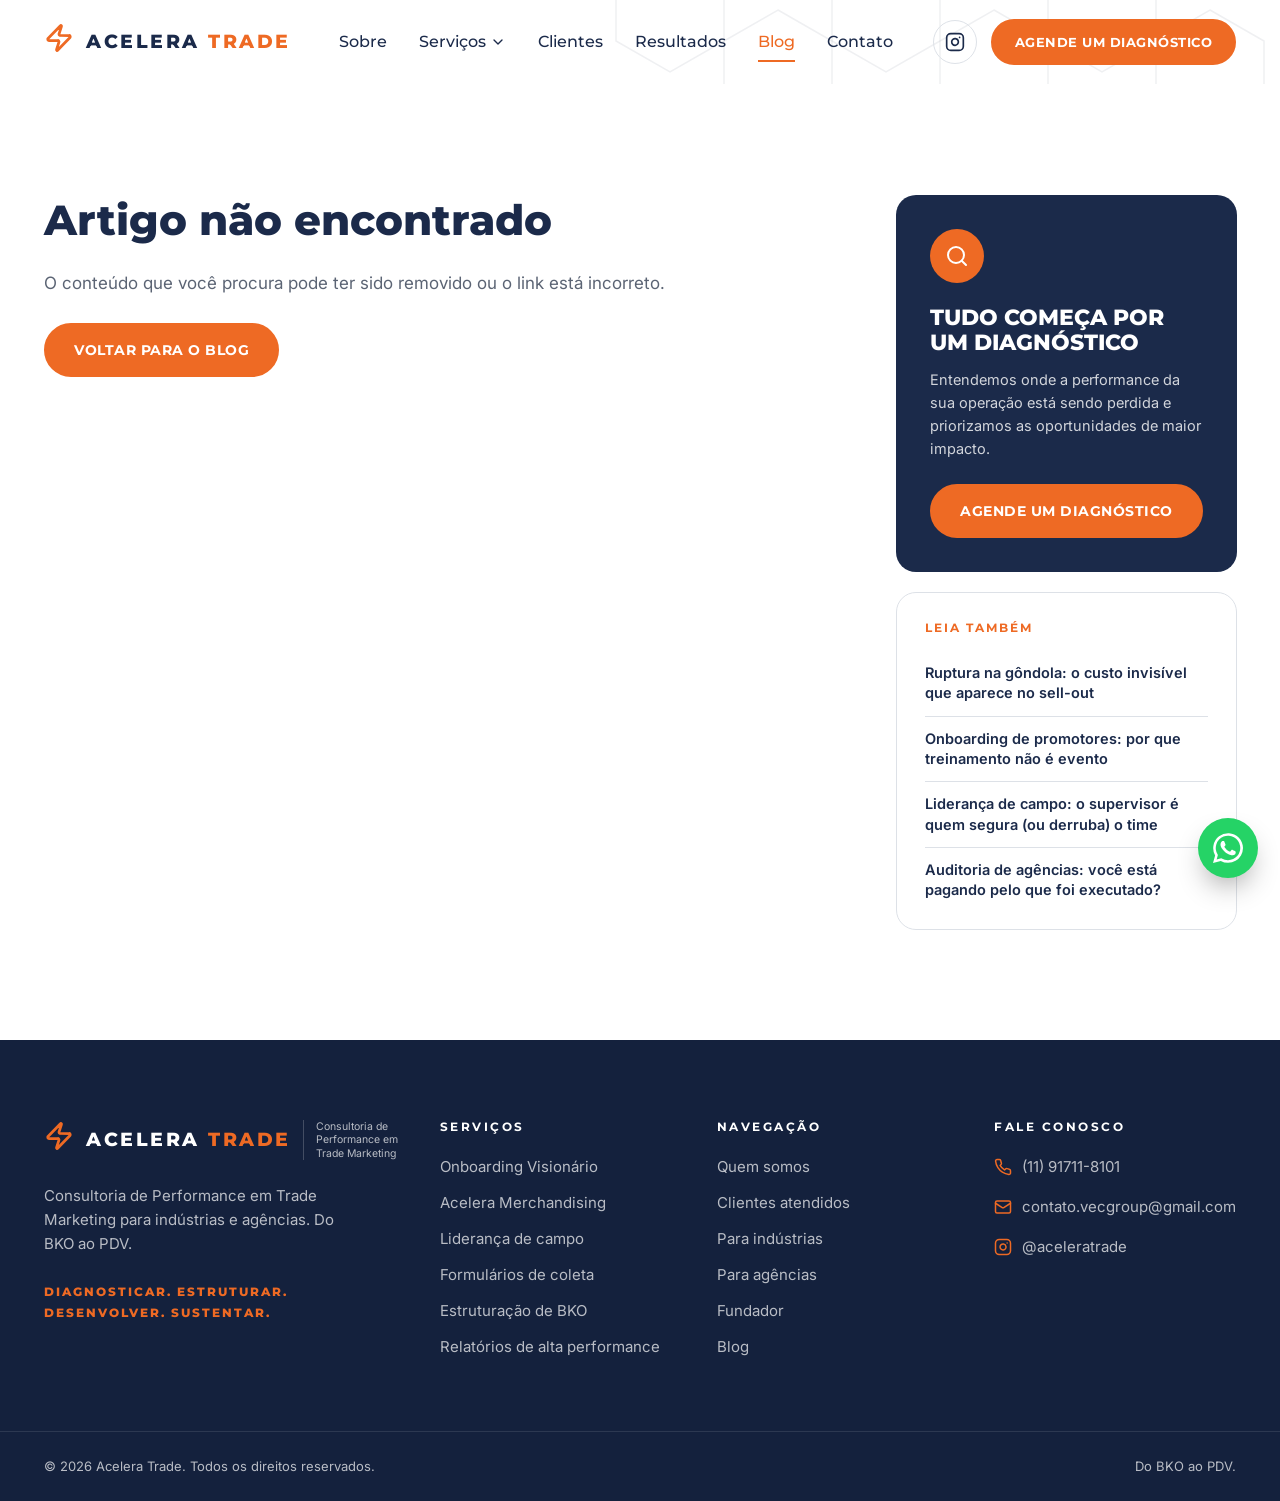
<file: noticia.html>
<!DOCTYPE html>
<html lang="pt-BR">
<head>
  <meta charset="UTF-8">
  <meta name="viewport" content="width=device-width, initial-scale=1.0">
  <title>Blog | Acelera Trade</title>
  <meta name="description" content="Artigos sobre trade marketing pela Acelera Trade.">
  <link rel="icon" href="favicon.svg" type="image/svg+xml">
  <link rel="preconnect" href="https://fonts.googleapis.com">
  <link rel="preconnect" href="https://fonts.gstatic.com" crossorigin>
  <link href="https://fonts.googleapis.com/css2?family=Montserrat:wght@600;700;800&family=Inter:wght@400;500;600;700&display=swap" rel="stylesheet">
  <link rel="stylesheet" href="css/style.css">
</head>
<body data-page="noticias">
  <div id="site-header"></div>

  <main class="section">
    <div class="wrap entry">
      <article id="post"></article>

      <aside class="entry-sidebar">
        <div class="side-cta">
          <div class="ico-big"><i data-icon="search"></i></div>
          <h4>Tudo começa por um diagnóstico</h4>
          <p>Entendemos onde a performance da sua operação está sendo perdida e priorizamos as oportunidades de maior impacto.</p>
          <a data-whats class="btn">Agende um diagnóstico</a>
        </div>
        <div class="side-list" id="outros"></div>
      </aside>
    </div>
  </main>

  <div id="site-footer"></div>

  <script src="js/noticias-data.js"></script>
  <script src="js/main.js"></script>
  <script>
    document.addEventListener("DOMContentLoaded", () => {
      const id = new URLSearchParams(location.search).get("id");
      const post = NOTICIAS.find(n => n.id === id);
      const el = document.getElementById("post");

      const outros = sortedNews().filter(n => n !== post).slice(0, 4);
      document.getElementById("outros").innerHTML = `<h5>Leia também</h5>` +
        outros.map(n => `<a href="${postUrl(n)}">${escapeHtml(n.titulo)}</a>`).join("");

      if (!post) {
        el.innerHTML = `<h1>Artigo não encontrado</h1>
          <div class="entry-content"><p>O conteúdo que você procura pode ter sido removido ou o link está incorreto.</p></div>
          <a href="noticias.html" class="btn">Voltar para o blog</a>`;
        return;
      }

      document.title = `${post.titulo} | Acelera Trade`;
      document.querySelector('meta[name="description"]').setAttribute("content", post.resumo);

      let body = "", list = [], fonte = "";
      const flush = () => { if (list.length) { body += `<ul>${list.join("")}</ul>`; list = []; } };
      post.conteudo.forEach(p => {
        if (p.startsWith("- ")) { list.push(`<li>${escapeHtml(p.slice(2))}</li>`); return; }
        flush();
        if (p.startsWith("Fonte")) fonte = p;
        else if (p.startsWith("## ")) body += `<h2>${escapeHtml(p.slice(3))}</h2>`;
        else if (p.startsWith("> ")) body += `<blockquote>${escapeHtml(p.slice(2))}</blockquote>`;
        else body += `<p>${escapeHtml(p)}</p>`;
      });
      flush();

      const url = encodeURIComponent(location.href);
      const text = encodeURIComponent(post.titulo);

      el.innerHTML = `
        <div class="breadcrumb"><a href="index.html">Início</a> / <a href="noticias.html">Blog</a> / ${escapeHtml(post.categoria)}</div>
        <span class="post-cat">${escapeHtml(post.categoria)}</span>
        <h1>${escapeHtml(post.titulo)}</h1>
        <p class="entry-meta">${formatDate(post.data)} · ${escapeHtml(post.autor)}</p>
        <div class="entry-cover cover">${coverHtml(post)}</div>
        <div class="entry-content">${body}</div>
        ${fonte ? `<p class="entry-source">${escapeHtml(fonte)}</p>` : ""}
        <div class="share">Compartilhar:
          <a href="https://wa.me/?text=${text}%20${url}" target="_blank" rel="noopener" aria-label="WhatsApp">${WA_SVG}</a>
          <a href="https://www.linkedin.com/sharing/share-offsite/?url=${url}" target="_blank" rel="noopener" aria-label="LinkedIn">${icon("linkedin")}</a>
          <a href="mailto:?subject=${text}&body=${url}" aria-label="E-mail">${icon("mail")}</a>
          <a href="#" id="copy" aria-label="Copiar link">${icon("link")}</a>
        </div>`;

      document.getElementById("copy").addEventListener("click", e => {
        e.preventDefault();
        navigator.clipboard?.writeText(location.href);
        e.currentTarget.style.background = "var(--orange)";
      });
    });
  </script>
</body>
</html>
</file>
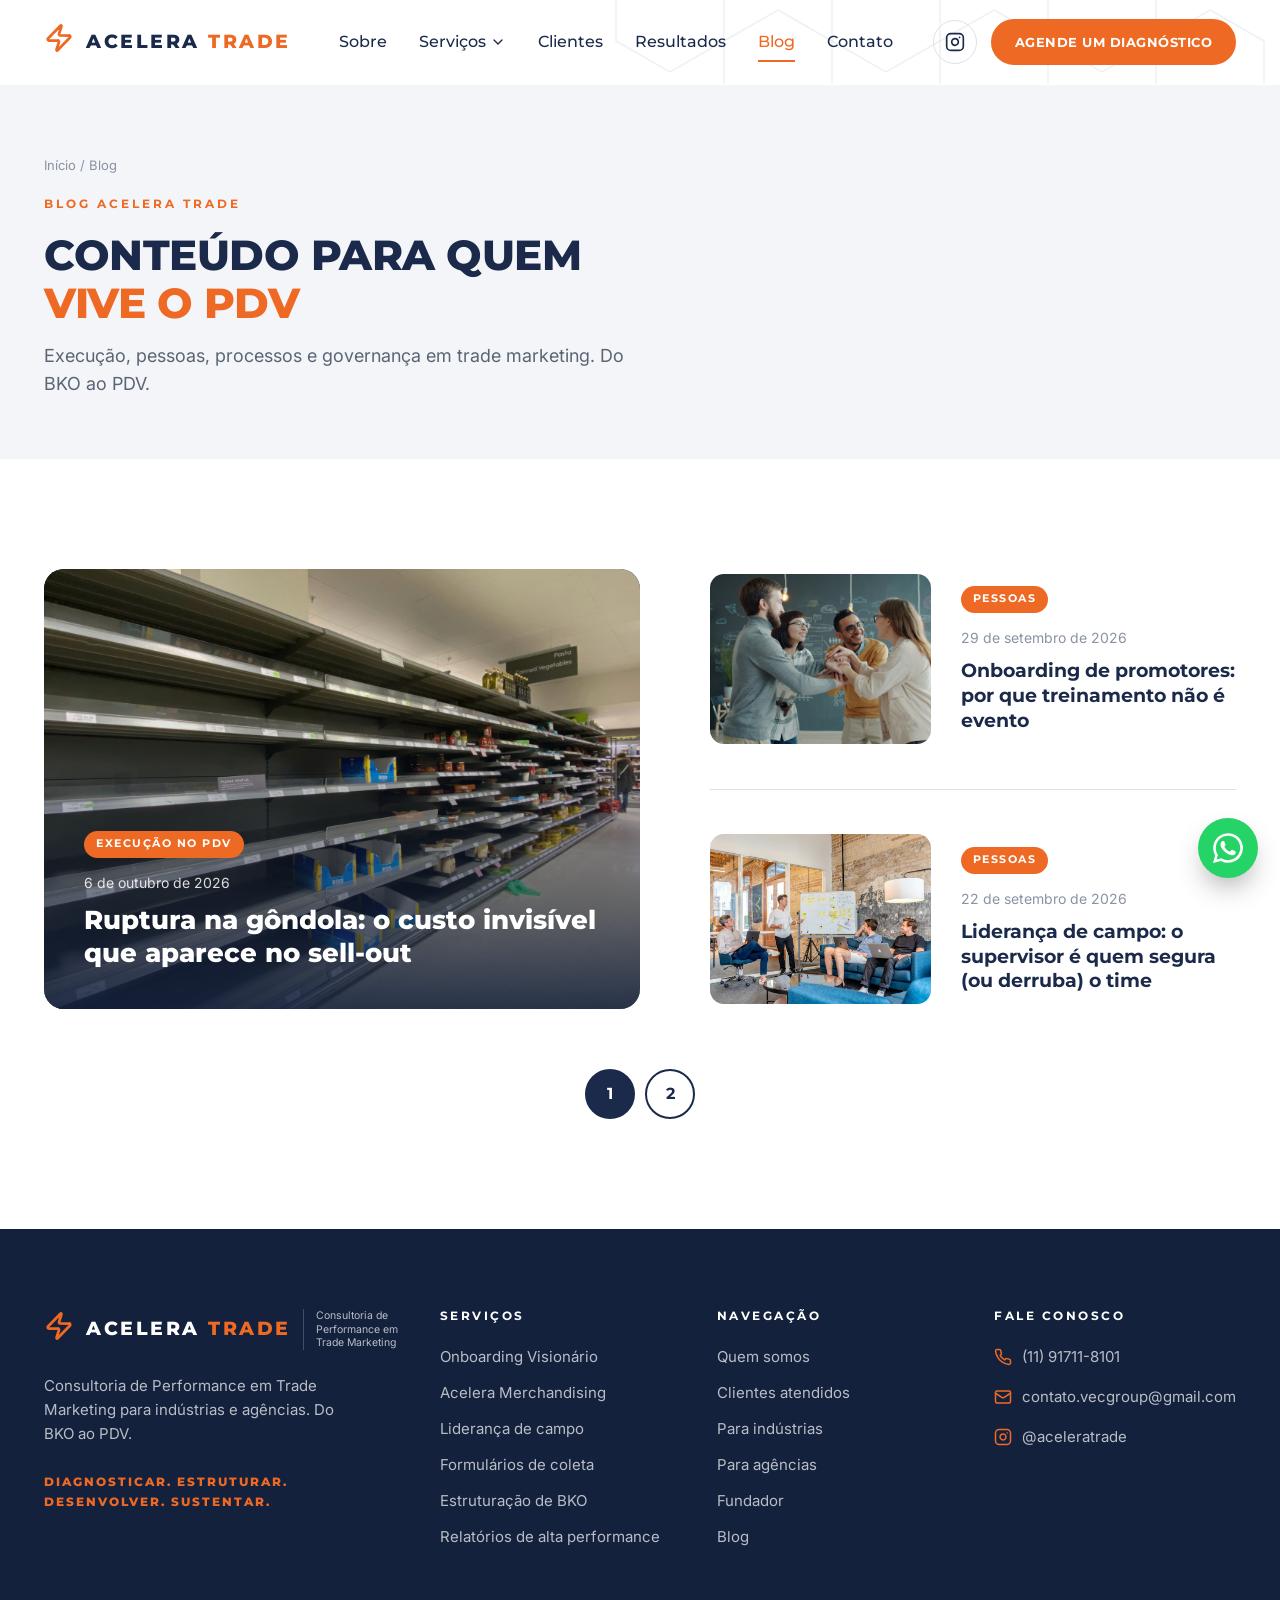
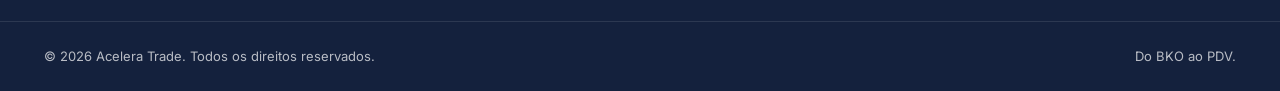
<file: noticias.html>
<!DOCTYPE html>
<html lang="pt-BR">
<head>
  <meta charset="UTF-8">
  <meta name="viewport" content="width=device-width, initial-scale=1.0">
  <title>Blog | Acelera Trade</title>
  <meta name="description" content="Artigos sobre trade marketing, execução no PDV, pessoas, processos e governança, pela Acelera Trade.">
  <link rel="icon" href="favicon.svg" type="image/svg+xml">
  <link rel="preconnect" href="https://fonts.googleapis.com">
  <link rel="preconnect" href="https://fonts.gstatic.com" crossorigin>
  <link href="https://fonts.googleapis.com/css2?family=Montserrat:wght@600;700;800&family=Inter:wght@400;500;600;700&display=swap" rel="stylesheet">
  <link rel="stylesheet" href="css/style.css">
</head>
<body data-page="noticias">
  <div id="site-header"></div>

  <main>
    <section class="page-head">
      <div class="wrap">
        <div class="breadcrumb"><a href="index.html">Início</a> / Blog</div>
        <span class="eyebrow">Blog Acelera Trade</span>
        <h1 class="title">Conteúdo para quem <em>vive o PDV</em></h1>
        <p class="lead">Execução, pessoas, processos e governança em trade marketing. Do BKO ao PDV.</p>
      </div>
    </section>

    <section class="section">
      <div class="wrap">
        <div class="noticias-list" id="lista"></div>
        <div class="pages-number" id="paginas"></div>
      </div>
    </section>
  </main>

  <div id="site-footer"></div>

  <script src="js/noticias-data.js"></script>
  <script src="js/main.js"></script>
  <script>
    document.addEventListener("DOMContentLoaded", () => {
      const POR_PAGINA = 3;
      const todas = sortedNews();
      const total = Math.max(1, Math.ceil(todas.length / POR_PAGINA));
      const pedida = parseInt(new URLSearchParams(location.search).get("pagina"), 10) || 1;
      const pagina = Math.min(Math.max(1, pedida), total);

      document.getElementById("lista").innerHTML =
        noticiasBlockHtml(todas.slice((pagina - 1) * POR_PAGINA, pagina * POR_PAGINA));

      if (total > 1) {
        let html = "";
        for (let p = 1; p <= total; p++) {
          const href = p === 1 ? "noticias.html" : `noticias.html?pagina=${p}`;
          html += `<a class="page-numbers ${p === pagina ? "current" : ""}" href="${href}">${p}</a>`;
        }
        document.getElementById("paginas").innerHTML = html;
      }
    });
  </script>
</body>
</html>
</file>
<file: css/style.css>
:root {
  --navy: #1b2a4a;
  --navy-2: #14213d;
  --navy-3: #3a4a6b;
  --orange: #ee6a24;
  --orange-2: #d9581a;
  --gray: #5b6474;
  --gray-2: #8a93a3;
  --line: #dde1e7;
  --light: #f3f5f8;
  --white: #fff;
  --radius: 14px;
  --shadow: 0 20px 50px -24px rgba(27, 42, 74, .35);
}

* { box-sizing: border-box; margin: 0; padding: 0; }
html { scroll-behavior: smooth; scroll-padding-top: 90px; }
html, body { overflow-x: clip; }
body { font-family: "Inter", sans-serif; font-size: 16px; line-height: 1.6; color: var(--gray); background: var(--white); -webkit-font-smoothing: antialiased; }
a { color: inherit; text-decoration: none; }
img { display: block; max-width: 100%; }
ul { list-style: none; }
button, input, select, textarea { font: inherit; color: inherit; }
.ico { width: 24px; height: 24px; flex: none; fill: none; stroke: currentColor; stroke-width: 2; stroke-linecap: round; stroke-linejoin: round; }

.wrap { width: 100%; max-width: 1240px; margin: 0 auto; padding: 0 24px; }
.section { padding: 110px 0; }
.section--light { background: var(--light); }

h1, h2, h3, h4, h5 { font-family: "Montserrat", sans-serif; color: var(--navy); line-height: 1.15; }
.eyebrow { display: block; margin-bottom: 18px; font-family: "Montserrat", sans-serif; font-size: 12px; font-weight: 700; letter-spacing: 3px; text-transform: uppercase; color: var(--orange); }
.title { font-size: clamp(28px, 3.4vw, 42px); font-weight: 800; text-transform: uppercase; letter-spacing: -.5px; }
.title em { display: block; font-style: normal; color: var(--orange); }
.lead { font-size: 18px; max-width: 620px; margin-top: 22px; }
.section-head { margin-bottom: 56px; }
.section-head--center { text-align: center; }
.section-head--center .lead { margin-left: auto; margin-right: auto; }

/* ---------- Botões ---------- */
.btn {
  display: inline-flex; align-items: center; justify-content: center; gap: 10px;
  height: 54px; padding: 0 28px; border-radius: 999px; border: 2px solid var(--orange);
  background: var(--orange); color: var(--white); cursor: pointer; white-space: nowrap;
  font-family: "Montserrat", sans-serif; font-size: 14px; font-weight: 700; letter-spacing: .5px; text-transform: uppercase;
  transition: background .2s, border-color .2s, color .2s, transform .2s;
}
.btn:hover { background: var(--orange-2); border-color: var(--orange-2); transform: translateY(-2px); }
.btn .ico { width: 20px; height: 20px; }
.btn--outline { background: transparent; color: var(--navy); border-color: var(--navy); }
.btn--outline:hover { background: var(--navy); border-color: var(--navy); color: var(--white); }
.btn--white { background: var(--white); border-color: var(--white); color: var(--navy); }
.btn--white:hover { background: var(--light); border-color: var(--light); }
.btn--sm { height: 46px; padding: 0 22px; font-size: 13px; }
.link-arrow { display: inline-flex; align-items: center; gap: 8px; font-family: "Montserrat", sans-serif; font-weight: 700; font-size: 14px; color: var(--orange); }
.link-arrow .ico { width: 18px; height: 18px; transition: transform .2s; }
.link-arrow:hover .ico { transform: translateX(4px); }

/* ---------- Logo ---------- */
.logo { display: flex; align-items: center; gap: 12px; flex: none; }
.logo__mark { color: var(--orange); }
.logo__mark .ico { width: 30px; height: 30px; stroke-width: 2.2; }
.logo__name { font-family: "Montserrat", sans-serif; font-weight: 800; font-size: 19px; letter-spacing: 2.5px; color: var(--navy); white-space: nowrap; }
.logo__name b { color: var(--orange); font-weight: 800; }
.logo__tag { display: none; padding-left: 12px; border-left: 1px solid var(--line); font-size: 10.5px; line-height: 1.3; color: var(--gray); max-width: 130px; }
.logo--neg .logo__name { color: var(--white); }
.footer .logo__tag { display: block; }
.logo--neg .logo__tag { color: rgba(255, 255, 255, .7); border-color: rgba(255, 255, 255, .2); }

/* ---------- Header ---------- */
.header { position: sticky; top: 0; z-index: 60; background: rgba(255, 255, 255, .97) url("data:image/svg+xml,%3Csvg xmlns='http://www.w3.org/2000/svg' width='680' height='84' viewBox='0 0 680 84'%3E%3Cg fill='none' stroke='%231b2a4a' stroke-opacity='.07' stroke-width='1.5'%3E%3Cpath d='M70 -52l54 31v62l-54 31-54-31v-62z'/%3E%3Cpath d='M178 10l54 31v62l-54 31-54-31v-62z'/%3E%3Cpath d='M286 -52l54 31v62l-54 31-54-31v-62z'/%3E%3Cpath d='M394 10l54 31v62l-54 31-54-31v-62z'/%3E%3Cpath d='M502 -52l54 31v62l-54 31-54-31v-62z'/%3E%3Cpath d='M610 10l54 31v62l-54 31-54-31v-62z'/%3E%3C/g%3E%3C/svg%3E") right top / auto 84px no-repeat; backdrop-filter: blur(10px); border-bottom: 1px solid transparent; transition: border-color .2s, box-shadow .2s; }
.header.scrolled { border-color: var(--line); box-shadow: 0 10px 30px -20px rgba(27, 42, 74, .3); }
.header-content { display: flex; align-items: center; height: 84px; gap: 24px; }
.nav { display: flex; align-items: center; height: 100%; margin-left: auto; }
.nav__top, .nav__actions { display: none; }
.nav > ul { display: flex; height: 100%; }
.nav > ul > li { height: 100%; }
.nav > ul > li > a {
  position: relative; display: flex; align-items: center; gap: 4px; height: 100%; padding: 0 16px;
  font-family: "Montserrat", sans-serif; font-size: 15.5px; font-weight: 500; color: var(--navy); white-space: nowrap;
}
.nav > ul > li > a:hover, .nav > ul > li > a.active { color: var(--orange); }
.nav > ul > li > a::after { content: ""; position: absolute; left: 16px; right: 16px; bottom: 22px; height: 2px; background: var(--orange); transform: scaleX(0); transition: transform .2s; }
.nav > ul > li:hover > a::after, .nav > ul > li > a.active::after { transform: scaleX(1); }
.nav > ul > li > a .ico { width: 16px; height: 16px; transition: transform .2s; }
.nav-expand:hover > a .ico { transform: rotate(180deg); }

.mega {
  position: absolute; left: 0; right: 0; top: 84px; background: var(--white);
  border-top: 1px solid var(--line); box-shadow: 0 30px 50px -30px rgba(27, 42, 74, .35);
  opacity: 0; visibility: hidden; transform: translateY(-6px); transition: all .2s;
}
.nav-expand:hover .mega { opacity: 1; visibility: visible; transform: none; }
.mega .wrap { display: grid; grid-template-columns: repeat(3, 1fr); gap: 40px; padding-top: 44px; padding-bottom: 44px; }
.mega h6 { font-family: "Montserrat", sans-serif; font-size: 11px; font-weight: 700; letter-spacing: 2.5px; text-transform: uppercase; color: var(--orange); margin-bottom: 18px; }
.mega a { display: flex; gap: 14px; align-items: center; padding: 10px 12px; margin: 0 -12px; border-radius: 10px; font-weight: 600; font-size: 15px; color: var(--navy); transition: background .2s; }
.mega a:hover { background: var(--light); }
.mega a .ico { width: 22px; height: 22px; color: var(--orange); }

.header-actions { display: flex; align-items: center; gap: 14px; }
.icon-link { display: grid; place-items: center; width: 44px; height: 44px; border-radius: 50%; color: var(--navy); border: 1px solid var(--line); transition: all .2s; }
.icon-link:hover { color: var(--orange); border-color: var(--orange); }
.icon-link .ico { width: 20px; height: 20px; }
.toggle-menu { display: none; margin-left: auto; background: none; border: 0; color: var(--navy); cursor: pointer; }
.toggle-menu .ico { width: 30px; height: 30px; }
.nav-overlay { display: none; }

/* ---------- Hero ---------- */
.hero { position: relative; overflow: hidden; padding: 80px 0 110px; background: linear-gradient(180deg, var(--white) 0%, var(--light) 100%); }
.hero::before { content: ""; position: absolute; right: -220px; top: -220px; width: 640px; height: 640px; border-radius: 50%; background: radial-gradient(circle, rgba(238, 106, 36, .12), transparent 70%); }
.hero-content { position: relative; display: grid; grid-template-columns: 1.05fr .95fr; gap: 64px; align-items: center; }
.pill { display: inline-flex; align-items: center; gap: 8px; padding: 8px 16px; border-radius: 999px; background: var(--navy); color: var(--white); font-family: "Montserrat", sans-serif; font-size: 11px; font-weight: 700; letter-spacing: 2px; text-transform: uppercase; margin-bottom: 26px; }
.pill .ico { width: 14px; height: 14px; color: var(--orange); }
.hero h1 { font-size: clamp(34px, 4.6vw, 58px); font-weight: 800; text-transform: uppercase; letter-spacing: -1px; }
.hero h1 em { font-style: normal; color: var(--orange); }
.hero .lead { font-size: 19px; }
.hero-actions { display: flex; flex-wrap: wrap; gap: 14px; margin-top: 38px; }
.hero-tagline { margin-top: 36px; font-family: "Montserrat", sans-serif; font-weight: 800; letter-spacing: 2px; font-size: 14px; color: var(--orange); text-transform: uppercase; }

.hero-media { position: relative; }
.hero-media img { width: 100%; height: 580px; object-fit: cover; object-position: center 20%; border-radius: 24px; box-shadow: var(--shadow); }
.float-card { position: absolute; background: var(--white); border-radius: var(--radius); padding: 20px 22px; box-shadow: var(--shadow); }
.float-card--stat { left: -40px; bottom: 50px; max-width: 250px; }
.float-card--stat strong { display: block; font-family: "Montserrat", sans-serif; font-size: 40px; font-weight: 800; color: var(--orange); line-height: 1; margin-bottom: 8px; }
.float-card--stat span { font-size: 13px; line-height: 1.45; display: block; }
.float-card--steps { right: -24px; top: 40px; display: flex; flex-direction: column; gap: 10px; padding: 18px 20px; }
.float-card--steps li { display: flex; align-items: center; gap: 10px; font-family: "Montserrat", sans-serif; font-size: 12px; font-weight: 700; color: var(--navy); letter-spacing: 1px; }
.float-card--steps li span { display: grid; place-items: center; width: 24px; height: 24px; border-radius: 50%; background: var(--orange); color: var(--white); font-size: 10px; }

/* ---------- Seletor de público ---------- */
.audience { position: relative; z-index: 2; margin-top: -60px; }
.audience-grid { display: grid; grid-template-columns: 1fr 1fr; gap: 24px; }
.aud-card {
  display: flex; gap: 22px; align-items: flex-start; text-align: left; width: 100%;
  padding: 30px; border-radius: var(--radius); background: var(--white); border: 2px solid var(--white);
  box-shadow: var(--shadow); cursor: pointer; transition: border-color .2s, transform .2s;
}
.aud-card:hover { transform: translateY(-3px); }
.aud-card.active { border-color: var(--orange); }
.aud-card__icon { display: grid; place-items: center; width: 56px; height: 56px; border-radius: 50%; background: var(--navy); color: var(--white); flex: none; }
.aud-card.active .aud-card__icon { background: var(--orange); }
.aud-card small { display: block; font-family: "Montserrat", sans-serif; font-size: 11px; font-weight: 700; letter-spacing: 2px; text-transform: uppercase; color: var(--orange); margin-bottom: 6px; }
.aud-card h3 { font-size: 20px; font-weight: 800; margin-bottom: 6px; }
.aud-card p { font-size: 14.5px; }

body:not(.aud-agencia) [data-aud="agencia"], body.aud-agencia [data-aud="industria"] { display: none !important; }

.switch { display: inline-flex; padding: 5px; border-radius: 999px; background: var(--white); border: 1px solid var(--line); margin-bottom: 30px; }
.section--light .switch { background: var(--white); }
.switch button { border: 0; background: none; padding: 10px 20px; border-radius: 999px; cursor: pointer; font-family: "Montserrat", sans-serif; font-size: 13px; font-weight: 700; color: var(--gray); transition: all .2s; }
.switch button.active { background: var(--navy); color: var(--white); }

/* ---------- Quem somos + método ---------- */
.about { display: grid; grid-template-columns: .9fr 1.1fr; gap: 80px; align-items: center; }
.about-media { position: relative; }
.about-media img { width: 100%; height: 600px; object-fit: cover; border-radius: 24px; }
.about-media .badge { position: absolute; right: -28px; bottom: 40px; display: grid; place-items: center; width: 136px; height: 136px; padding: 14px; border-radius: 50%; background: var(--orange); color: var(--white); text-align: center; font-family: "Montserrat", sans-serif; font-weight: 800; font-size: 12px; line-height: 1.2; letter-spacing: 1px; text-transform: uppercase; box-shadow: var(--shadow); }
.about-media .badge strong { display: block; font-size: 30px; letter-spacing: 0; }
.method { display: grid; grid-template-columns: repeat(4, 1fr); gap: 18px; margin-top: 44px; }
.method-step { position: relative; }
.method-step:not(:last-child)::after { content: ""; position: absolute; top: 28px; left: 64px; right: -10px; height: 2px; background: repeating-linear-gradient(90deg, var(--line) 0 6px, transparent 6px 12px); }
.method-step__icon { display: grid; place-items: center; width: 56px; height: 56px; border-radius: 50%; background: var(--navy); color: var(--white); margin-bottom: 18px; }
.method-step h4 { font-size: 14px; font-weight: 800; letter-spacing: 1px; text-transform: uppercase; margin-bottom: 6px; }
.method-step h4 span { color: var(--orange); }
.method-step p { font-size: 14px; line-height: 1.5; }
.banner { margin-top: 40px; padding: 20px 26px; border-radius: 10px; background: var(--navy); color: var(--white); font-family: "Montserrat", sans-serif; font-size: 13px; font-weight: 700; letter-spacing: 1.5px; text-transform: uppercase; display: flex; align-items: center; gap: 14px; }
.banner .ico { color: var(--orange); }

/* ---------- Onde o jogo é decidido ---------- */
.decided { display: grid; grid-template-columns: 1.2fr .8fr; gap: 80px; align-items: center; }
.big-stats { display: grid; grid-template-columns: 1fr 1fr; gap: 40px; margin: 48px 0 40px; }
.big-stats strong { display: block; font-family: "Montserrat", sans-serif; font-size: clamp(52px, 6vw, 76px); font-weight: 800; color: var(--orange); line-height: 1; margin-bottom: 14px; letter-spacing: -2px; }
.big-stats p { font-size: 15px; }
.decided-note { padding-left: 20px; border-left: 4px solid var(--orange); font-weight: 600; color: var(--navy); font-size: 17px; }
.decided img { width: 100%; height: 560px; object-fit: cover; border-radius: 24px; }
.source { display: block; margin-top: 24px; font-size: 12px; color: var(--gray-2); }

/* ---------- Diagnóstico rápido (tabela) ---------- */
.table { display: grid; gap: 12px; }
.table-head, .table-row { display: grid; grid-template-columns: 1fr 24px 1.2fr 1fr; gap: 16px; align-items: stretch; }
.table-head { padding: 0 6px 6px; font-family: "Montserrat", sans-serif; font-size: 11px; font-weight: 700; letter-spacing: 2.5px; text-transform: uppercase; color: var(--gray-2); }
.table-head span:nth-child(2) { visibility: hidden; }
.cell { display: flex; align-items: center; gap: 14px; padding: 18px 20px; border-radius: 10px; background: var(--white); border: 1px solid var(--line); font-size: 14.5px; }
.cell--title { font-weight: 700; color: var(--navy); }
.cell--title .ico { color: var(--orange); }
.cell--dark { background: var(--navy); border-color: var(--navy); color: var(--white); font-weight: 600; }
.cell--arrow { display: grid; place-items: center; color: var(--gray-2); }
.cell--arrow .ico { width: 20px; height: 20px; }
.table-foot { margin-top: 28px; font-weight: 600; color: var(--navy); }

/* ---------- Custo invisível ---------- */
.cost { position: relative; color: rgba(255, 255, 255, .8); background: var(--navy-2) url("../img/gondola-vazia.jpg") center / cover; }
.cost::before { content: ""; position: absolute; inset: 0; background: linear-gradient(180deg, rgba(20, 33, 61, .9), rgba(20, 33, 61, .96)); }
.cost .wrap { position: relative; }
.cost .title { color: var(--white); }
.cost-grid { display: grid; grid-template-columns: repeat(3, 1fr); gap: 20px; }
.cost-card { padding: 34px 30px; border-radius: var(--radius); background: rgba(255, 255, 255, .05); border: 1px solid rgba(255, 255, 255, .12); backdrop-filter: blur(4px); }
.cost-card strong { display: block; font-family: "Montserrat", sans-serif; font-size: 46px; font-weight: 800; color: var(--orange); line-height: 1; margin-bottom: 16px; }
.cost-card p { font-size: 15px; }
.cost-foot { margin-top: 36px; font-weight: 600; color: var(--white); font-size: 17px; }
.cost .source { color: rgba(255, 255, 255, .5); }

/* ---------- Serviços ---------- */
.services-people { display: grid; grid-template-columns: .8fr 1.2fr; gap: 60px; align-items: start; }
.stat-box { margin-top: 40px; padding: 30px; border-radius: var(--radius); background: var(--light); }
.stat-box strong { display: block; font-family: "Montserrat", sans-serif; font-size: 52px; font-weight: 800; color: var(--orange); line-height: 1; margin-bottom: 12px; }
.stat-box p { font-size: 14.5px; }
.service-list { display: grid; gap: 18px; }
.service-card {
  display: grid; grid-template-columns: 64px 1fr 200px; gap: 24px; align-items: center;
  padding: 26px 28px; border-radius: var(--radius); background: var(--white); border: 1px solid var(--line);
  transition: border-color .2s, box-shadow .2s;
}
.service-card:hover { border-color: var(--orange); box-shadow: var(--shadow); }
.service-card__icon { display: grid; place-items: center; width: 64px; height: 64px; border-radius: 50%; background: var(--navy); color: var(--white); }
.service-card__icon .ico { width: 28px; height: 28px; }
.service-card h3 { font-size: 18px; font-weight: 800; margin-bottom: 6px; }
.service-card p { font-size: 14.5px; line-height: 1.5; }
.service-card__impact { padding-left: 24px; border-left: 1px solid var(--line); font-size: 14px; font-weight: 600; color: var(--navy); line-height: 1.45; }
.service-card__impact small { display: block; font-family: "Montserrat", sans-serif; font-size: 10px; font-weight: 700; letter-spacing: 2px; color: var(--orange); margin-bottom: 6px; }

.services-data { display: grid; grid-template-columns: .85fr 1.15fr; gap: 70px; align-items: center; }
.services-data img { width: 100%; height: 600px; object-fit: cover; border-radius: 24px; }
.data-list { display: grid; gap: 12px; margin-top: 40px; }
.data-row { display: grid; grid-template-columns: 1.1fr 20px 1fr; gap: 16px; align-items: center; padding: 18px 22px; border-radius: 10px; background: var(--white); border: 1px solid var(--line); }
.data-row h4 { display: flex; align-items: center; gap: 14px; font-family: "Inter", sans-serif; font-size: 15px; font-weight: 700; }
.data-row h4 .ico { color: var(--orange); }
.data-row h4 small { display: block; font-weight: 500; font-size: 12px; color: var(--gray-2); }
.data-row > .ico { width: 18px; height: 18px; color: var(--gray-2); }
.data-row p { font-size: 14px; line-height: 1.5; }

/* ---------- Governança / agências ---------- */
.gov { display: grid; grid-template-columns: 1.15fr .85fr; gap: 70px; align-items: center; }
.gov img { width: 100%; height: 640px; object-fit: cover; border-radius: 24px; }
.gov-grid { display: grid; grid-template-columns: 1fr 1fr; gap: 30px 34px; margin-top: 44px; }
.gov-item { display: flex; gap: 16px; }
.gov-item .ico { color: var(--orange); width: 28px; height: 28px; margin-top: 2px; }
.gov-item h4 { font-family: "Inter", sans-serif; font-size: 16px; font-weight: 700; margin-bottom: 4px; }
.gov-item p { font-size: 14.5px; line-height: 1.5; }
.gov .banner { margin-top: 44px; }
.tag-orange { display: inline-block; padding: 6px 14px; border-radius: 999px; background: var(--orange); color: var(--white); font-family: "Montserrat", sans-serif; font-size: 11px; font-weight: 700; letter-spacing: 2px; text-transform: uppercase; margin-bottom: 20px; }

/* ---------- Indicadores ---------- */
.kpi .table-head, .kpi .table-row { grid-template-columns: 1fr 24px 1.2fr 24px 1.2fr; }
.kpi .table-head span:nth-child(2), .kpi .table-head span:nth-child(4) { visibility: hidden; }

/* ---------- Fundador ---------- */
.founder { display: grid; grid-template-columns: .8fr 1.2fr; gap: 80px; align-items: center; }
.founder-card { position: relative; overflow: hidden; display: flex; flex-direction: column; padding: 48px 44px; min-height: 560px; border-radius: 24px; background: var(--navy); color: rgba(255, 255, 255, .75); }
.founder-card::after { content: ""; position: absolute; right: -120px; top: -120px; width: 360px; height: 360px; border-radius: 50%; background: radial-gradient(circle, rgba(238, 106, 36, .35), transparent 70%); }
.founder-card__mono { display: grid; place-items: center; width: 72px; height: 72px; border-radius: 50%; border: 2px solid var(--orange); color: var(--white); font-family: "Montserrat", sans-serif; font-weight: 800; font-size: 22px; letter-spacing: 1px; }
.founder-card__years { margin-top: 40px; font-family: "Montserrat", sans-serif; font-size: 96px; font-weight: 800; line-height: .9; color: var(--orange); letter-spacing: -3px; }
.founder-card__label { margin-top: 10px; font-size: 16px; max-width: 240px; }
.founder-card__path { list-style: none; margin: 40px 0; display: grid; gap: 0; counter-reset: p; }
.founder-card__path li { position: relative; padding: 0 0 18px 30px; font-family: "Montserrat", sans-serif; font-size: 13px; font-weight: 700; letter-spacing: 2px; text-transform: uppercase; color: var(--white); }
.founder-card__path li::before { content: ""; position: absolute; left: 4px; top: 4px; width: 10px; height: 10px; border-radius: 50%; background: var(--orange); }
.founder-card__path li:not(:last-child)::after { content: ""; position: absolute; left: 8px; top: 16px; bottom: 2px; width: 2px; background: rgba(255, 255, 255, .2); }
.founder-card__name { margin-top: auto; font-family: "Montserrat", sans-serif; font-size: 20px; font-weight: 800; color: var(--white); }
.founder-card__name small { display: block; font-family: "Inter", sans-serif; font-size: 13px; font-weight: 500; color: rgba(255, 255, 255, .6); margin-top: 4px; }
.founder p.lead strong { color: var(--navy); }
.career { display: flex; flex-wrap: wrap; align-items: center; gap: 10px; margin: 30px 0 44px; font-family: "Montserrat", sans-serif; font-size: 13px; font-weight: 800; letter-spacing: 1px; color: var(--navy); }
.career .ico { width: 16px; height: 16px; color: var(--orange); }
.chips-title { font-family: "Montserrat", sans-serif; font-size: 11px; font-weight: 700; letter-spacing: 2.5px; text-transform: uppercase; color: var(--navy); margin-bottom: 14px; }
.chips { display: flex; flex-wrap: wrap; gap: 10px; margin-bottom: 32px; }
.chips span { padding: 8px 16px; border-radius: 8px; border: 1px solid var(--line); background: var(--white); font-family: "Montserrat", sans-serif; font-size: 11.5px; font-weight: 700; letter-spacing: .5px; color: var(--navy); }
.chips--orange span { border-color: var(--orange); }

/* ---------- Próximo passo ---------- */
.next { display: grid; grid-template-columns: 1.1fr .9fr; gap: 80px; align-items: center; }
.next img { width: 100%; height: 600px; object-fit: cover; object-position: center top; border-radius: 24px; }
.steps { display: grid; gap: 14px; margin-top: 40px; }
.step { display: grid; grid-template-columns: 44px 220px 1fr; gap: 20px; align-items: center; padding: 18px 22px; border-radius: 10px; background: var(--white); border: 1px solid var(--line); }
.step span { display: grid; place-items: center; width: 44px; height: 44px; border-radius: 50%; background: var(--orange); color: var(--white); font-family: "Montserrat", sans-serif; font-weight: 800; }
.step h4 { font-family: "Inter", sans-serif; font-size: 16px; font-weight: 700; }
.step p { font-size: 14.5px; }

/* ---------- Contato ---------- */
.contact { position: relative; overflow: hidden; background: var(--navy); color: rgba(255, 255, 255, .8); }
.contact::before { content: ""; position: absolute; left: -200px; bottom: -260px; width: 600px; height: 600px; border-radius: 50%; background: radial-gradient(circle, rgba(238, 106, 36, .25), transparent 70%); }
.contact .wrap { position: relative; display: grid; grid-template-columns: 1fr 1fr; gap: 70px; align-items: center; }
.contact .title { color: var(--white); }
.contact-list { display: grid; gap: 18px; margin-top: 40px; }
.contact-list a { display: flex; align-items: center; gap: 16px; font-size: 17px; font-weight: 600; color: var(--white); }
.contact-list a:hover { color: var(--orange); }
.contact-list .ico-wrap { display: grid; place-items: center; width: 48px; height: 48px; border-radius: 50%; background: rgba(255, 255, 255, .08); color: var(--orange); }
.form { padding: 40px; border-radius: 20px; background: var(--white); color: var(--gray); box-shadow: 0 40px 80px -40px rgba(0, 0, 0, .6); }
.form h3 { font-size: 22px; font-weight: 800; margin-bottom: 8px; }
.form > p { font-size: 14.5px; margin-bottom: 24px; }
.form-grid { display: grid; grid-template-columns: 1fr 1fr; gap: 14px; }
.form-grid .full { grid-column: 1 / -1; }
.form label { display: block; font-size: 13px; font-weight: 600; color: var(--navy); margin-bottom: 6px; }
.form input, .form select, .form textarea { width: 100%; padding: 14px 16px; border-radius: 10px; border: 1px solid var(--line); background: var(--light); outline: none; transition: border-color .2s, background .2s; }
.form input:focus, .form select:focus, .form textarea:focus { border-color: var(--orange); background: var(--white); }
.form textarea { resize: vertical; min-height: 110px; }
.form .btn { width: 100%; margin-top: 20px; }
.form small { display: block; margin-top: 12px; font-size: 12px; color: var(--gray-2); text-align: center; }

/* ---------- Blog (lista no layout de referência) ---------- */
.page-head { padding: 70px 0 60px; background: var(--light); }
.page-head .lead { margin-top: 14px; }
.breadcrumb { font-size: 13px; color: var(--gray-2); margin-bottom: 18px; }
.breadcrumb a:hover { color: var(--orange); }

.noticias-list { display: grid; grid-template-columns: 50% 1fr; column-gap: 70px; }
.post-feature { position: relative; display: block; grid-row: span 2; min-height: 440px; border-radius: 20px; overflow: hidden; background: var(--navy); }
.post-feature .cover { position: absolute; inset: 0; }
.post-feature::after { content: ""; position: absolute; inset: 0; background: linear-gradient(180deg, rgba(20, 33, 61, .05) 30%, rgba(20, 33, 61, .9) 100%); }
.post-feature__info { position: absolute; z-index: 2; left: 40px; right: 40px; bottom: 40px; color: var(--white); }
.post-cat { display: inline-block; padding: 5px 12px; border-radius: 999px; background: var(--orange); color: var(--white); font-family: "Montserrat", sans-serif; font-size: 10.5px; font-weight: 700; letter-spacing: 1.5px; text-transform: uppercase; margin-bottom: 14px; }
.post-date { display: block; font-size: 14px; color: var(--gray-2); margin-bottom: 10px; }
.post-feature .post-date { color: rgba(255, 255, 255, .85); }
.post-feature h3 { font-size: 26px; font-weight: 800; color: var(--white); line-height: 1.25; }
.post-item { display: grid; grid-template-columns: 42% 1fr; gap: 30px; align-items: center; }
.post-item + .post-item { margin-top: 40px; padding-top: 40px; border-top: 1px solid var(--line); }
.post-item .thumb { height: 170px; border-radius: 14px; overflow: hidden; background: var(--light); }
.post-item h3 { font-size: 19px; font-weight: 700; line-height: 1.3; transition: color .2s; }
.post-item:hover h3 { color: var(--orange); }
.cover img { width: 100%; height: 100%; object-fit: cover; transition: transform .6s; }
.post-feature:hover .cover img, .post-item:hover .cover img { transform: scale(1.05); }
.empty-list { grid-column: 1 / -1; text-align: center; padding: 60px 0; }
.pages-number { display: flex; justify-content: center; gap: 10px; padding-top: 60px; }
.page-numbers { display: grid; place-items: center; width: 50px; height: 50px; border-radius: 50%; border: 2px solid var(--navy); color: var(--navy); font-family: "Montserrat", sans-serif; font-weight: 700; transition: all .2s; }
.page-numbers:hover, .page-numbers.current { background: var(--navy); color: var(--white); }
.section-head--row { display: flex; justify-content: space-between; align-items: end; gap: 20px; flex-wrap: wrap; }

/* ---------- Página da notícia ---------- */
.entry { display: grid; grid-template-columns: 1fr 340px; gap: 70px; align-items: start; }
.entry h1 { font-size: clamp(28px, 3.4vw, 42px); font-weight: 800; line-height: 1.2; margin-bottom: 18px; }
.entry-meta { font-size: 14px; color: var(--gray-2); }
.entry-cover { height: 440px; border-radius: 20px; overflow: hidden; margin: 34px 0 10px; }
.entry-content { font-size: 17px; line-height: 1.75; }
.entry-content p, .entry-content ul, .entry-content blockquote { margin: 24px 0; }
.entry-content h2 { font-size: 26px; font-weight: 800; margin: 48px 0 0; }
.entry-content ul { padding-left: 22px; list-style: disc; }
.entry-content li { margin-bottom: 8px; }
.entry-content li::marker { color: var(--orange); }
.entry-content strong { color: var(--navy); }
.entry-content blockquote { padding: 22px 26px; border-left: 4px solid var(--orange); border-radius: 0 12px 12px 0; background: var(--light); font-family: "Montserrat", sans-serif; font-size: 19px; font-weight: 700; color: var(--navy); line-height: 1.5; }
.entry-source { font-size: 13px; color: var(--gray-2); border-top: 1px solid var(--line); padding-top: 20px; margin-top: 40px; }
.share { display: flex; flex-wrap: wrap; align-items: center; gap: 10px; margin-top: 30px; font-weight: 600; color: var(--navy); font-size: 14px; }
.share a { display: grid; place-items: center; width: 42px; height: 42px; border-radius: 50%; border: 1px solid var(--line); color: var(--navy); transition: all .2s; }
.share a:hover { background: var(--orange); border-color: var(--orange); color: var(--white); }
.share svg { width: 18px; height: 18px; }
.entry-sidebar { position: sticky; top: 110px; display: grid; gap: 20px; }
.side-cta { padding: 34px; border-radius: 20px; background: var(--navy); color: rgba(255, 255, 255, .8); }
.side-cta .ico-big { display: grid; place-items: center; width: 54px; height: 54px; border-radius: 50%; background: var(--orange); color: var(--white); margin-bottom: 22px; }
.side-cta h4 { font-size: 22px; font-weight: 800; color: var(--white); text-transform: uppercase; margin-bottom: 12px; }
.side-cta p { font-size: 14.5px; margin-bottom: 24px; }
.side-cta .btn { width: 100%; }
.side-list { padding: 28px; border-radius: 20px; border: 1px solid var(--line); }
.side-list h5 { font-size: 12px; font-weight: 700; letter-spacing: 2px; text-transform: uppercase; color: var(--orange); margin-bottom: 16px; }
.side-list a { display: block; padding: 12px 0; border-bottom: 1px solid var(--line); font-weight: 600; color: var(--navy); font-size: 14.5px; line-height: 1.4; }
.side-list a:last-child { border-bottom: 0; padding-bottom: 0; }
.side-list a:hover { color: var(--orange); }

/* ---------- Footer ---------- */
.footer { background: var(--navy-2); color: rgba(255, 255, 255, .7); padding: 80px 0 0; font-size: 15px; }
.footer-content { display: grid; grid-template-columns: 1.5fr 1fr 1fr 1fr; gap: 40px; padding-bottom: 60px; }
.footer-about p { margin: 24px 0 26px; max-width: 320px; }
.footer-about .tagline { font-family: "Montserrat", sans-serif; font-weight: 800; font-size: 12px; letter-spacing: 2px; color: var(--orange); text-transform: uppercase; line-height: 1.7; }
.footer h5 { font-size: 12px; font-weight: 700; letter-spacing: 2.5px; text-transform: uppercase; color: var(--white); margin-bottom: 22px; }
.footer li { margin-bottom: 12px; }
.footer li a { display: inline-flex; align-items: center; gap: 10px; }
.footer li a:hover { color: var(--orange); }
.footer li .ico { width: 18px; height: 18px; color: var(--orange); }
.end { border-top: 1px solid rgba(255, 255, 255, .1); }
.end .wrap { display: flex; justify-content: space-between; gap: 20px; flex-wrap: wrap; padding-top: 24px; padding-bottom: 24px; font-size: 13px; }

.wa-float { position: fixed; right: 22px; bottom: 22px; z-index: 70; display: grid; place-items: center; width: 60px; height: 60px; border-radius: 50%; background: #25d366; color: var(--white); box-shadow: 0 14px 30px -10px rgba(0, 0, 0, .45); transition: transform .2s; }
.wa-float:hover { transform: scale(1.08); }
.wa-float svg { width: 30px; height: 30px; }

/* Animação de entrada */
.reveal { opacity: 0; transform: translateY(24px); transition: opacity .7s, transform .7s; }
.reveal.in { opacity: 1; transform: none; }
@media (prefers-reduced-motion: reduce) { .reveal { opacity: 1; transform: none; transition: none; } html { scroll-behavior: auto; } }

/* ---------- Responsivo ---------- */
@media (max-width: 1180px) {
  .nav > ul > li > a { padding: 0 12px; }
  .nav > ul > li > a::after { left: 12px; right: 12px; }
  .header-actions .icon-link { display: none; }
}
@media (max-width: 1120px) {
  .header-actions { display: none; }
  .nav { margin-right: -12px; }
}
@media (max-width: 1024px) {
  .section { padding: 80px 0; }
  .hero { padding: 50px 0 110px; }
  .hero-content, .about, .decided, .services-people, .services-data, .gov, .founder, .next, .contact .wrap { grid-template-columns: 1fr; gap: 50px; }
  .hero-media img { height: 460px; }
  .float-card--stat { left: 16px; bottom: 16px; }
  .float-card--steps { right: 16px; top: 16px; }
  .about-media, .services-data .media, .founder-media { order: 2; }
  .about-media img, .decided img, .services-data img, .gov img, .next img { height: 420px; }
  .founder-card { min-height: 0; }
  .about-media .badge { right: 16px; }
  .cost-grid { grid-template-columns: 1fr 1fr; }
  .service-card { grid-template-columns: 56px 1fr; }
  .service-card__icon { width: 56px; height: 56px; }
  .service-card__impact { grid-column: 2; padding: 14px 0 0; border-left: 0; border-top: 1px solid var(--line); }
  .noticias-list { grid-template-columns: 1fr; }
  .post-feature { margin-bottom: 40px; min-height: 380px; }
  .post-item + .post-item { margin-top: 30px; padding-top: 30px; }
  .entry { grid-template-columns: 1fr; }
  .entry-sidebar { position: static; }
  .footer-content { grid-template-columns: 1fr 1fr; }
}
@media (max-width: 860px) {
  .header-content { height: 72px; }
  .toggle-menu { display: block; }
  .header-actions { display: none; }
  .nav { position: fixed; top: 0; right: 0; bottom: 0; z-index: 100; width: 86%; max-width: 380px; height: auto; flex-direction: column; align-items: stretch; background: var(--white); overflow-y: auto; transform: translateX(100%); visibility: hidden; transition: transform .3s, visibility .3s; }
  .nav.open { transform: none; visibility: visible; }
  .nav-overlay { display: block; position: fixed; inset: 0; z-index: 90; background: rgba(20, 33, 61, .55); opacity: 0; visibility: hidden; transition: all .3s; }
  .nav-overlay.open { opacity: 1; visibility: visible; }
  .nav__top { display: flex; align-items: center; justify-content: space-between; height: 72px; padding: 0 22px; background: var(--navy); color: var(--white); flex: none; font-family: "Montserrat", sans-serif; font-weight: 700; font-size: 14px; }
  .nav__top button { background: none; border: 0; color: var(--white); cursor: pointer; }
  .nav > ul { flex-direction: column; height: auto; }
  .nav > ul > li { height: auto; border-bottom: 1px solid var(--line); }
  .nav > ul > li > a { height: 58px; padding: 0 22px; justify-content: space-between; }
  .nav > ul > li > a::after { display: none; }
  .nav-expand:hover > a .ico { transform: none; }
  .nav-expand.open > a .ico { transform: rotate(180deg); }
  .mega { position: static; display: none; box-shadow: none; border: 0; opacity: 1; visibility: visible; transform: none; }
  .nav-expand:hover .mega { display: none; }
  .nav-expand.open .mega { display: block; }
  .mega .wrap { grid-template-columns: 1fr; gap: 20px; padding: 6px 22px 22px; }
  .mega h6 { margin-bottom: 6px; }
  .mega a { font-size: 14px; padding: 8px 12px; }
  .nav__actions { display: flex; flex-direction: column; gap: 12px; padding: 30px 22px; }
}
@media (max-width: 760px) {
  .audience-grid, .big-stats, .cost-grid, .gov-grid, .form-grid { grid-template-columns: 1fr; }
  .method { grid-template-columns: 1fr 1fr; gap: 28px; }
  .method-step:not(:last-child)::after { display: none; }
  .table-head { display: none; }
  .table-row, .kpi .table-row { grid-template-columns: 1fr; gap: 0; }
  .table-row { border-radius: 12px; overflow: hidden; border: 1px solid var(--line); }
  .table-row .cell { border: 0; border-radius: 0; }
  .table-row .cell--arrow { display: none; }
  .table-row .cell + .cell:not(.cell--dark) { border-top: 1px solid var(--line); }
  .data-row { grid-template-columns: 1fr; gap: 6px; }
  .data-row > .ico { display: none; }
  .step { grid-template-columns: 44px 1fr; }
  .step p { grid-column: 2; margin-top: -14px; }
  .post-item { grid-template-columns: 1fr; gap: 16px; }
  .post-item .thumb { height: 210px; }
  .post-feature__info { left: 24px; right: 24px; bottom: 24px; }
  .post-feature h3 { font-size: 22px; }
  .entry-cover { height: 240px; }
  .form { padding: 28px 22px; }
  .footer-content { grid-template-columns: 1fr; }
  .float-card--steps { display: none; }
}
@media (max-width: 480px) {
  .wrap { padding: 0 16px; }
  .hero-actions .btn { width: 100%; }
  .hero-media img { height: 380px; }
  .float-card--stat { max-width: 210px; padding: 16px; }
  .float-card--stat strong { font-size: 32px; }
  .about-media .badge { width: 100px; height: 100px; font-size: 10px; }
  .about-media .badge strong { font-size: 24px; }
  .logo__name { font-size: 16px; letter-spacing: 2px; }
  .aud-card { padding: 22px; gap: 16px; }
  .switch button { padding: 10px 14px; font-size: 12px; }
}
.founder .lead + .chips-title { margin-top: 36px; }

/* Atalhos sempre visíveis no celular (abaixo do cabeçalho) */
.quicknav { display: none; border-top: 1px solid var(--line); background: var(--white); }
.quicknav ul { display: flex; gap: 6px; overflow-x: auto; padding: 10px 16px; scrollbar-width: none; }
.quicknav ul::-webkit-scrollbar { display: none; }
.quicknav a { display: block; padding: 8px 14px; border-radius: 999px; background: var(--light); font-family: "Montserrat", sans-serif; font-size: 13px; font-weight: 600; color: var(--navy); white-space: nowrap; }
.quicknav a.active { background: var(--navy); color: var(--white); }
.quicknav a.cta { background: var(--orange); color: var(--white); }
@media (max-width: 860px) { .quicknav { display: block; } }

/* ===== Topo no padrão da referência: hero por serviço + abas + clientes + nós somos ===== */
.hero2 {
  position: relative; overflow: hidden; padding: 90px 0 130px;
  background: var(--white) url("data:image/svg+xml,%3Csvg xmlns='http://www.w3.org/2000/svg' width='220' height='254' viewBox='0 0 220 254'%3E%3Cpath d='M110 0l110 63.5v127L110 254 0 190.5v-127z' fill='none' stroke='%231b2a4a' stroke-opacity='.05' stroke-width='1.5'/%3E%3C/svg%3E") right -60px top -40px / 220px auto;
}
.hero2-content { display: grid; grid-template-columns: 1.1fr .9fr; gap: 50px; align-items: center; }
.tag-outline { display: inline-block; padding: 6px 10px; border: 1.5px solid var(--navy); border-radius: 4px; font-family: "Montserrat", sans-serif; font-size: 12px; font-weight: 700; letter-spacing: 1px; text-transform: uppercase; color: var(--navy); margin-bottom: 30px; }
.hero2 h1 { font-size: clamp(32px, 4vw, 52px); font-weight: 800; line-height: 1.15; letter-spacing: -1px; max-width: 680px; min-height: 2.3em; }
.hero2 .lead { max-width: 560px; margin-top: 22px; }
.hero2 .hero-actions { align-items: center; gap: 28px; margin-top: 44px; }
.hero2-text.swap > * { animation: heroSwap .5s ease both; }
.hero2-text.swap > *:nth-child(2) { animation-delay: .05s; }
.hero2-text.swap > *:nth-child(3) { animation-delay: .1s; }
@keyframes heroSwap { from { opacity: 0; transform: translateY(12px); } to { opacity: 1; transform: none; } }
.hero2-art svg { width: 100%; max-width: 520px; margin-left: auto; display: block; }

.service-tabs { position: relative; z-index: 2; border-top: 1px solid var(--line); border-bottom: 1px solid var(--line); background: var(--white); }
.service-tabs ul { display: grid; grid-template-columns: repeat(5, 1fr); }
.service-tabs li { border-left: 1px solid var(--line); }
.service-tabs li:first-child { border-left: 0; }
.service-tabs button {
  display: flex; align-items: center; gap: 16px; width: 100%; height: 104px; margin-top: -14px; padding: 0 22px; text-align: left;
  background: var(--white); border: 2px solid transparent; border-bottom: 0; border-radius: 10px 10px 0 0; cursor: pointer;
  font-family: "Montserrat", sans-serif; font-size: 14.5px; font-weight: 700; line-height: 1.3; color: var(--gray); transition: color .2s, border-color .2s;
}
.service-tabs button .ico { width: 30px; height: 30px; color: var(--gray-2); transition: color .2s; }
.service-tabs button:hover { color: var(--navy); }
.service-tabs button.active { border-color: var(--navy); color: var(--navy); }
.service-tabs button.active .ico, .service-tabs button:hover .ico { color: var(--orange); }
.service-tabs button:focus-visible, .carousel-btn:focus-visible, .somos2-dots button:focus-visible { outline: 2px solid var(--orange); outline-offset: 2px; }

.clients { padding: 80px 0; }
.clients-content { display: grid; grid-template-columns: 300px 1fr; gap: 50px; align-items: center; }
.clients-intro { padding-right: 40px; border-right: 1px solid var(--line); }
.clients-intro h2 { font-size: 40px; font-weight: 800; margin-bottom: 22px; }
.clients-intro p { font-size: 16px; }
.clients-carousel { position: relative; min-width: 0; padding: 0 56px; }
.clients-track { display: flex; gap: 24px; overflow-x: auto; scroll-snap-type: x mandatory; scrollbar-width: none; padding: 6px 0; }
.clients-track::-webkit-scrollbar { display: none; }
.client {
  flex: 0 0 calc((100% - 72px) / 4); scroll-snap-align: start; display: grid; place-items: center; height: 110px;
  border-radius: 12px; background: var(--light); transition: background .2s;
}
.client span { font-family: "Montserrat", sans-serif; font-size: 18px; font-weight: 800; letter-spacing: .5px; color: #9aa1ad; text-align: center; padding: 0 10px; transition: color .2s; }
.client img { max-width: 70%; max-height: 60px; filter: grayscale(1); opacity: .6; transition: all .2s; }
.client:hover { background: #e9ecf1; }
.client:hover span { color: var(--navy); }
.client:hover img { filter: none; opacity: 1; }
.carousel-btn { position: absolute; top: 50%; right: 0; transform: translateY(-50%); display: grid; place-items: center; width: 46px; height: 46px; border-radius: 50%; border: 1px solid var(--line); background: var(--white); color: var(--navy); cursor: pointer; transition: all .2s; }
.carousel-btn:hover { border-color: var(--orange); color: var(--orange); }
.carousel-btn--prev { right: auto; left: 0; }
.carousel-btn .ico { width: 20px; height: 20px; }

.somos2 { display: grid; grid-template-columns: 1fr 1fr; min-height: 640px; }
.somos2-text { position: relative; display: flex; flex-direction: column; padding: 120px 9% 56px max(24px, calc((100vw - 1240px) / 2 + 24px)); background: var(--orange); color: var(--navy); }
.somos2-text h2 { font-size: clamp(32px, 3.6vw, 46px); font-weight: 800; margin-bottom: 36px; color: var(--navy); }
.somos2-slide { display: none; }
.somos2-slide.active { display: block; animation: heroSwap .5s ease both; }
.somos2-slide p { font-size: 17px; line-height: 1.6; margin-bottom: 22px; max-width: 560px; color: var(--navy); }
.somos2-slide strong { font-weight: 700; }
.somos2-dots { display: flex; gap: 26px; margin-top: auto; padding-top: 30px; }
.somos2-dots button { background: none; border: 0; border-bottom: 2px solid transparent; padding: 4px 2px; cursor: pointer; font-family: "Montserrat", sans-serif; font-size: 13px; font-weight: 700; color: rgba(27, 42, 74, .55); }
.somos2-dots button.active { color: var(--navy); border-color: var(--navy); }
.somos2-badge { position: absolute; right: -46px; top: 50%; z-index: 2; display: grid; place-items: center; width: 92px; height: 104px; margin-top: -52px; background: var(--white); clip-path: polygon(50% 0, 100% 25%, 100% 75%, 50% 100%, 0 75%, 0 25%); color: var(--orange); }
.somos2-badge .ico { width: 34px; height: 34px; }
.somos2-media { position: relative; min-height: 640px; }
.somos2-media img { position: absolute; inset: 0; width: 100%; height: 100%; object-fit: cover; object-position: 60% 30%; }

@media (max-width: 1100px) {
  .service-tabs ul { grid-template-columns: repeat(3, 1fr); }
  .service-tabs li:nth-child(4) { border-left: 0; }
  .service-tabs li:nth-child(n+4) { border-top: 1px solid var(--line); }
  .service-tabs button { margin-top: 0; border-radius: 0; height: 90px; }
  .client { flex-basis: calc((100% - 48px) / 3); }
}
@media (max-width: 900px) {
  .hero2 { padding: 50px 0 60px; }
  .hero2-content { grid-template-columns: 1fr; gap: 30px; }
  .hero2 h1 { min-height: 0; }
  .hero2-art svg { max-width: 420px; margin: 0 auto; }
  .clients-content { grid-template-columns: 1fr; gap: 30px; }
  .clients-intro { padding: 0; border: 0; }
  .somos2 { grid-template-columns: 1fr; }
  .somos2-text { padding: 70px 24px 44px; }
  .somos2-badge { display: none; }
  .somos2-media { min-height: 380px; }
}
@media (max-width: 640px) {
  .service-tabs ul { display: flex; overflow-x: auto; padding: 0; scroll-snap-type: x mandatory; scrollbar-width: none; }
  .service-tabs ul::-webkit-scrollbar { display: none; }
  .service-tabs li { flex: 0 0 72%; scroll-snap-align: start; border-top: 0 !important; }
  .service-tabs li:nth-child(4) { border-left: 1px solid var(--line); }
  .service-tabs button { height: 84px; font-size: 14px; }
  .clients-carousel { padding: 0 48px; }
  .client { flex-basis: calc(50% - 12px); height: 90px; }
  .client span { font-size: 15px; }
  .clients-track { gap: 24px; }
  .clients-intro h2 { font-size: 32px; }
  .hero2 .hero-actions { flex-direction: column; align-items: stretch; gap: 18px; }
  .hero2 .hero-actions .link-arrow { justify-content: center; }
}
</file>
